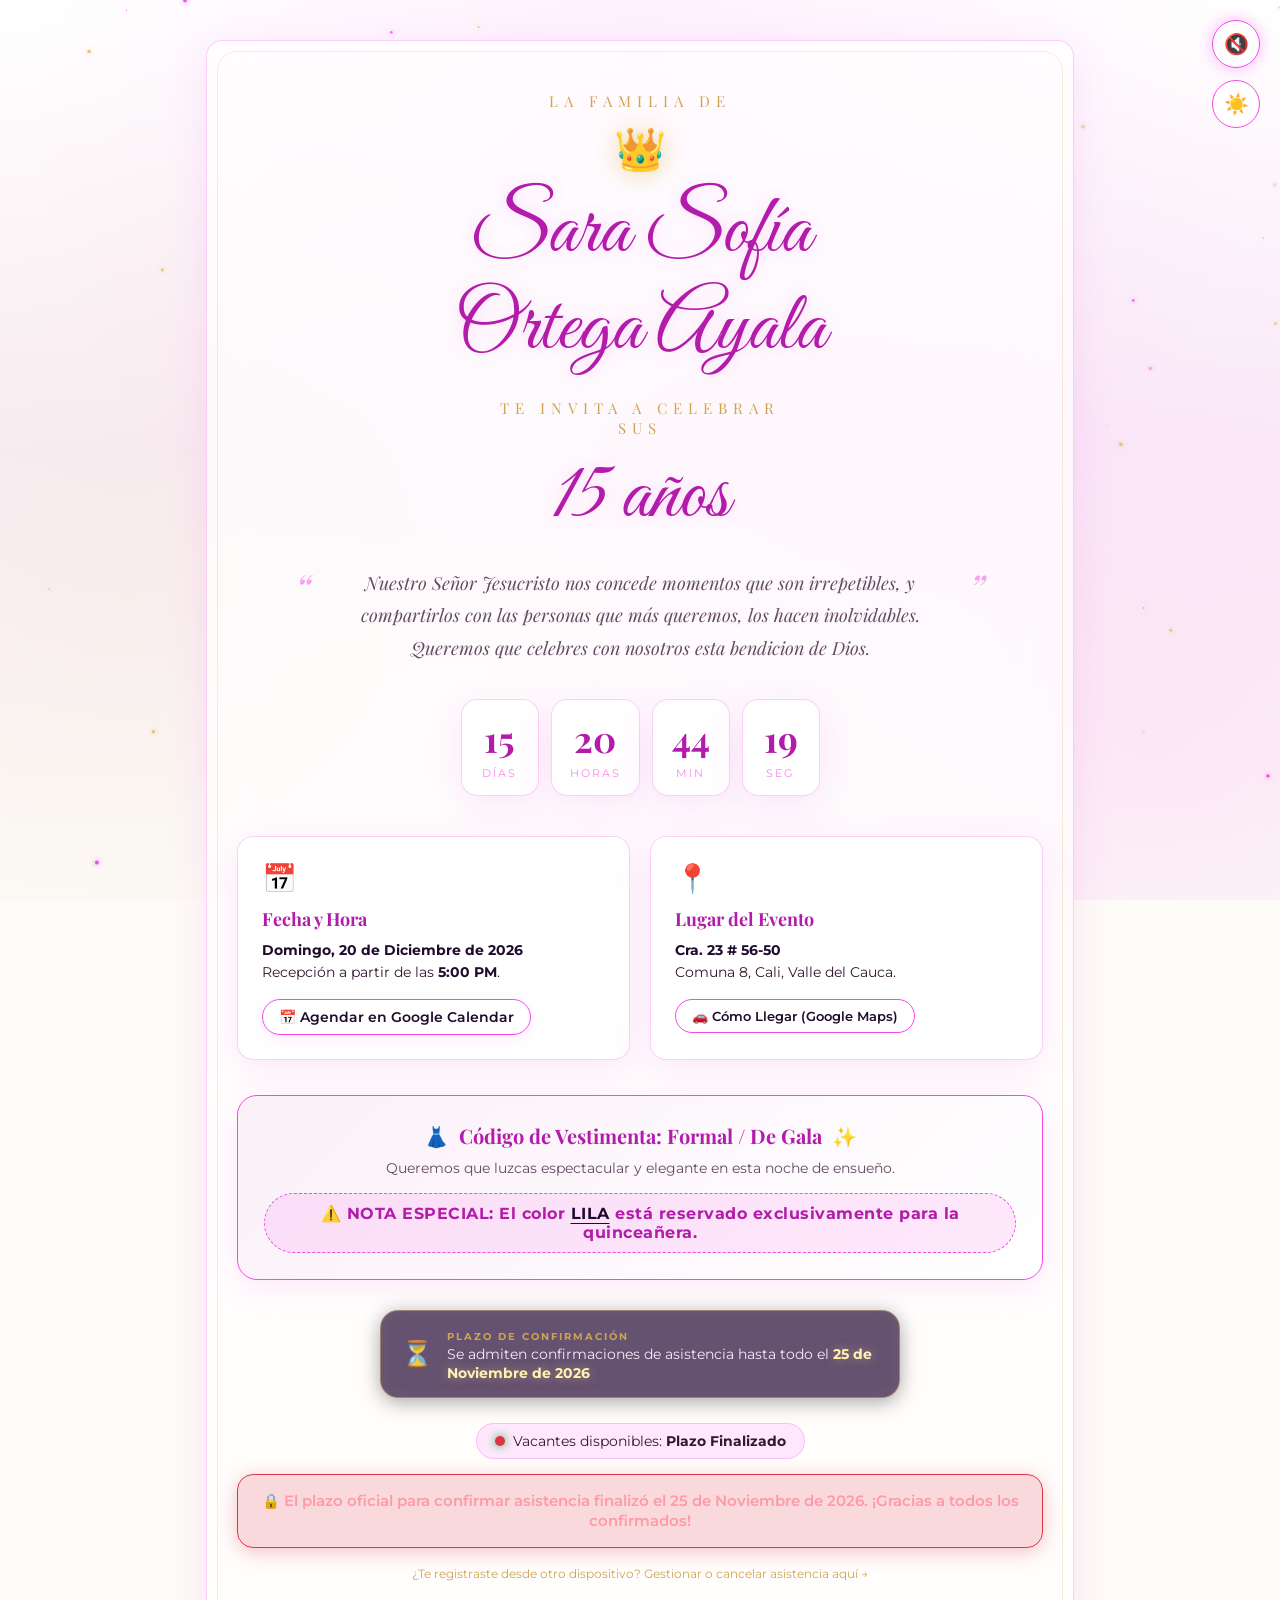
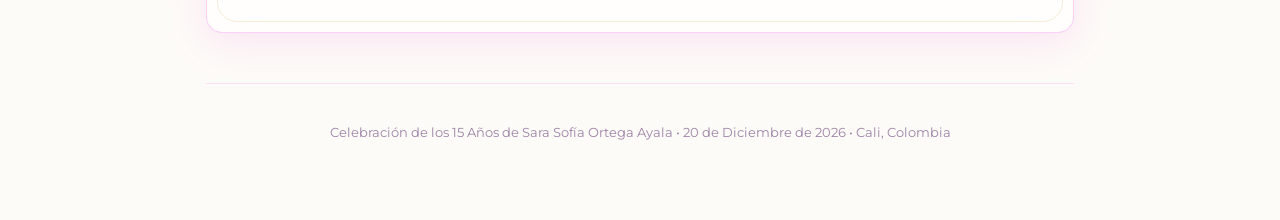
<file: index.html>
<!DOCTYPE html>
<html lang="es">
<head>
  <meta charset="UTF-8">
  <meta name="viewport" content="width=device-width, initial-scale=1.0">
  <title>Mis 15 Años - Sara Sofía Ortega Ayala</title>
  
  <!-- Favicon y Metadatos OpenGraph -->
  <meta name="description" content="Invitación Oficial a la celebración de los 15 Años de Sara Sofía Ortega Ayala. Cali, 20 de Diciembre de 2026.">
  <meta property="og:title" content="Los 15 de Sara Sofía Ortega Ayala">
  <meta property="og:description" content="Te invito a celebrar conmigo este día mágico e inolvidable. ¡Confirma tu asistencia!">
  <meta property="og:type" content="website">

  <!-- Google Fonts Elegantes para Quinceañera -->
  <link rel="preconnect" href="https://fonts.googleapis.com">
  <link rel="preconnect" href="https://fonts.gstatic.com" crossorigin>
  <link href="https://fonts.googleapis.com/css2?family=Great+Vibes&family=Montserrat:ital,wght@0,300;0,400;0,600;0,700;1,400&family=Playfair+Display:ital,wght@0,600;0,700;1,400&display=swap" rel="stylesheet">

  <!-- Estilos CSS -->
  <link rel="stylesheet" href="css/main.css">
  <link rel="stylesheet" href="css/form.css">
</head>
<body>

  <!-- Canvas animado de estrellas y partículas -->
  <canvas id="stars-canvas"></canvas>

  <!-- Panel de Controladores Flotantes (Esquina Superior Derecha) -->
  <div class="floating-controls" style="position: fixed; top: 20px; right: 20px; z-index: 9999; display: flex; flex-direction: column; gap: 12px;">
    
    <!-- Botón de música de fondo (Vals) -->
    <button type="button" class="btn-music-toggle" id="music-toggle-btn" title="Activar música" style="border: 1px solid #F249E7; width: 48px; height: 48px; border-radius: 50%; display: flex; align-items: center; justify-content: center; font-size: 20px; cursor: pointer; transition: all 0.4s cubic-bezier(0.68, -0.55, 0.265, 1.55); backdrop-filter: blur(10px); background: rgba(255,255,255,0.2);">
      🔇
    </button>

    <!-- Botón de cambio de tema (Con rotación nativa integrada) -->
    <button type="button" id="theme-toggle-btn" title="Cambiar tema" style="border: 1px solid #F249E7; width: 48px; height: 48px; border-radius: 50%; display: flex; align-items: center; justify-content: center; font-size: 20px; cursor: pointer; transition: transform 0.4s cubic-bezier(0.68, -0.55, 0.265, 1.55), background 0.4s; backdrop-filter: blur(10px); background: rgba(255,255,255,0.2);">
      ☀️
    </button>
    
  </div>



  <div class="content-wrapper">

    <!-- Tarjeta de Invitación Principal -->
    <main class="invitation-card" id="main-invitation-card">
      
      <!-- Encabezado Principal de la Invitación (Visible por defecto) -->
      <header class="invitation-header-block" id="invitation-main-header">
        <div class="invitation-subtitle">La familia de</div>
        <div class="tiara-ornament">👑</div>
        <h1 class="quinceanera-name">Sara Sofía<br>Ortega Ayala</h1>
        <div class="invitation-subtitle">Te invita a celebrar<br>sus</div>
        <h1 class="quinceanera-name">15 años</h1>
      </header>

      <!-- SECCIÓN DEL PASE VIP / QR (Si aceptó la invitación, aparece aquí, JUSTO DEBAJO DEL TÍTULO) -->
      <section id="vip-pass-section" style="display: none;"></section>

      <!-- RESTO DE LA INVITACIÓN: TIEMPO QUE FALTA, DETALLES Y TODO LO DEMÁS -->
      <div id="invitation-secondary-content">
        <p class="emotional-quote">
          Nuestro Señor Jesucristo nos concede momentos que son irrepetibles, y compartirlos con las personas que más queremos, los hacen inolvidables.
          <br>
          Queremos que celebres con nosotros esta bendicion de Dios.
        </p>

        <!-- Contador Regresivo -->
        <div class="countdown-container" id="countdown-wrapper">
          <div class="countdown-box">
            <span class="countdown-number" id="count-days">00</span>
            <span class="countdown-label">Días</span>
          </div>
          <div class="countdown-box">
            <span class="countdown-number" id="count-hours">00</span>
            <span class="countdown-label">Horas</span>
          </div>
          <div class="countdown-box">
            <span class="countdown-number" id="count-mins">00</span>
            <span class="countdown-label">Min</span>
          </div>
          <div class="countdown-box">
            <span class="countdown-number" id="count-secs">00</span>
            <span class="countdown-label">Seg</span>
          </div>
        </div>

        <!-- Tarjetas de Información: Fecha, Lugar, Calendario -->
        <div class="details-grid">
          <!-- Fecha y Hora (Toda la tarjeta agenda el evento) -->
          <a href="https://drive.google.com/uc?export=download&id=1Y9keX4gxIq8T5jqC60YuNZyEEs4g4bd8" 
            target="_blank" 
            class="detail-card" 
            style="text-decoration: none; display: block;">
            
            <span class="detail-icon">📅</span>
            <h3 class="detail-title">Fecha y Hora</h3>
            <p class="detail-text">
              <strong>Domingo, 20 de Diciembre de 2026</strong><br>
              Recepción a partir de las <strong>5:00 PM</strong>.
            </p>
            
            <div style="margin-top: 15px;">
              <span class="btn-calendar-pass">
                📅 Agendar en Google Calendar
              </span>
            </div>
          </a>

          <!-- Lugar y Ruta (Enlace directo a Google Maps sin detección de dispositivo) -->
          <a id="card-mapa" 
            href="https://www.google.com/maps/dir//Cra.+23+%2356-50,+Comuna+8,+Cali,+Valle+del+Cauca/@3.4417114,-76.4965274,17z/data=!4m18!1m8!3m7!1s0x8e30a70733ebf565:0xc9f09c63545da21c!2sCra.+23+%2356-50,+Comuna+8,+Cali,+Valle+del+Cauca!3b1!8m2!3d3.4415515!4d-76.4965047!16s%2Fg%2F11vjm1vyjl!4m8!1m0!1m5!1m1!1s0x8e30a70733ebf565:0xc9f09c63545da21c!2m2!1d-76.4965047!2d3.4415515!3e0?entry=ttu" 
            target="_blank" 
            class="detail-card" 
            style="text-decoration: none; display: block;">
            
            <span class="detail-icon">📍</span>
            <h3 class="detail-title">Lugar del Evento</h3>
            <p class="detail-text">
              <strong>Cra. 23 # 56-50</strong><br>
              Comuna 8, Cali, Valle del Cauca.
            </p>
            
            <span id="txt-btn-mapa" class="detail-btn">
              🚗 Cómo Llegar (Google Maps)
            </span>
          </a>
        </div>

        <!-- Banner de Dress Code con Alerta del Color LILA Reservado -->
        <section class="dress-code-banner">
          <h3 class="dress-code-title">
            <span>👗</span> Código de Vestimenta: Formal / De Gala <span>✨</span>
          </h3>
          <p style="font-size: 14px; color: var(--text-muted); margin-bottom: 6px;">
            Queremos que luzcas espectacular y elegante en esta noche de ensueño.
          </p>
          <div class="dress-code-warning">
            ⚠️ NOTA ESPECIAL: El color <span>LILA</span> está reservado exclusivamente para la quinceañera.
          </div>
        </section>
      </div>

      <!-- Sección de Asistencia y Vacantes (Si no está registrado) -->
      <div id="rsvp-action-container">
        
        <!-- Banner de Plazo Límite de Confirmación (25 de Noviembre de 2026) -->
        <div class="rsvp-deadline-banner" id="rsvp-deadline-banner">
          <span class="rsvp-deadline-icon">⏳</span>
          <div class="rsvp-deadline-info">
            <span class="rsvp-deadline-tag">Plazo de Confirmación</span>
            <p class="rsvp-deadline-text">Se admiten confirmaciones de asistencia hasta todo el <strong>25 de Noviembre de 2026</strong></p>
          </div>
        </div>

        <!-- Indicador de Vacantes (Máximo 90) -->
        <div class="vacancies-status-bar" id="vacancies-bar-container">
          <div class="vacancy-pill">
            <span class="vacancy-dot" id="vacancies-indicator-dot"></span>
            <span>Vacantes disponibles: <strong id="vacancies-count">Consultando...</strong></span>
          </div>
        </div>

        <!-- Botón para Confirmar Asistencia -->
        <button type="button" class="btn-main-rsvp" id="btn-main-rsvp" style="display: none;">
          ✨ Confirmar Asistencia ✨
        </button>

        <!-- Mensaje de Plazo Expirado (Si ya pasó el 25 de noviembre) -->
        <div class="deadline-expired-notice" id="deadline-expired-notice" style="display: none;">
          🔒 El plazo oficial para confirmar asistencia finalizó el 25 de Noviembre de 2026. ¡Gracias a todos los confirmados!
        </div>

        <!-- Mensaje de Aforo Completo (Si no hay vacantes) -->
        <div class="full-capacity-notice" id="full-capacity-notice" style="display: none;">
          🔒 Aforo Completo: Se han alcanzado los 90 invitados máximos para el evento. ¡Gracias a todos por confirmar!
        </div>

        <div style="margin-top: 15px;">
          <a href="cancel.html" style="font-size: 12px; color: var(--gold-accent); text-decoration: none;">
            ¿Te registraste desde otro dispositivo? Gestionar o cancelar asistencia aquí →
          </a>
        </div>

      </div>

    </main>

    <!-- Footer -->
    <footer>
      <p>Celebración de los 15 Años de Sara Sofía Ortega Ayala • 20 de Diciembre de 2026 • Cali, Colombia</p>
    </footer>

  </div>

  <!-- ==========================================================================
       MODAL DE REGISTRO CON DESBLOQUEO PROGRESIVO DE CAMPOS
       ========================================================================== -->
  <div class="modal-overlay" id="rsvp-modal">
    <div class="modal-content">
      <button type="button" class="modal-close" id="modal-close-btn" title="Cerrar">&times;</button>
      
      <div class="modal-header">
        <div style="font-size: 28px; margin-bottom: 5px;">💌</div>
        <h2 class="modal-title">Confirmar Asistencia</h2>
        <p class="modal-subtitle">Por favor diligencia tus datos para asegurar tu cupo (Máximo 90 invitados).</p>
      </div>

      <div class="form-vacancies-indicator" id="form-vacancies-text">
        Consultando vacantes disponibles en la base de datos...
      </div>

      <form id="rsvp-registration-form" novalidate>
        
        <!-- PASO 1: NOMBRE COMPLETO (Solo letras y espacios) -->
        <div class="form-step" id="step-name">
          <label class="form-label" for="input-name">
            <span>1. Tu Nombre Completo</span>
            <span class="lock-badge">Solo letras y espacios</span>
          </label>
          <div class="input-container">
            <input type="text" 
                   id="input-name" 
                   name="name"
                   class="form-input" 
                   placeholder="Ej: Juanito Pérez" 
                   autocomplete="name" 
                   required>
            <span class="field-status-icon" id="icon-name"></span>
          </div>
          <div class="form-feedback" id="feedback-name"></div>
        </div>

        <!-- PASO 2: NÚMERO DE DOCUMENTO (Solo números) -->
        <div class="form-step locked" id="step-doc">
          <label class="form-label" for="input-doc">
            <span>2. Número de Documento (C.C. / T.I.)</span>
            <span class="lock-badge" id="lock-badge-doc">🔒 Desbloquear completando el nombre</span>
          </label>
          <div class="input-container">
            <input type="text" 
                   inputmode="numeric" 
                   id="input-doc" 
                   name="document-number"
                   class="form-input" 
                   placeholder="Ej: 123454321" 
                   autocomplete="id"
                   disabled 
                   required>
            <span class="field-status-icon" id="icon-doc"></span>
          </div>
          <div class="form-feedback" id="feedback-doc"></div>
        </div>

        <!-- PASO 3: CORREO ELECTRÓNICO (Validación personal vs corporativo) -->
        <div class="form-step locked" id="step-email">
          <label class="form-label" for="input-email">
            <span>3. Correo Electrónico Personal</span>
            <span class="lock-badge" id="lock-badge-email">🔒 Desbloquear completando documento</span>
          </label>
          <div class="input-container">
            <input type="email" 
                   id="input-email" 
                   name="email"
                   class="form-input" 
                   placeholder="tu-correo@gmail.com" 
                   autocomplete="email" 
                   disabled 
                   required>
            <span class="field-status-icon" id="icon-email"></span>
          </div>
          <div class="form-feedback" id="feedback-email"></div>
        </div>

        <!-- Botón de Envío -->
        <button type="submit" class="btn-submit-registration" id="btn-submit-registration" disabled>
          🎉 Confirmar mi Asistencia 🎉
        </button>

        <p class="calendar-consent-note">
          Al confirmar, tu puesto quedará reservado, se te asignará un código QR único y se abrirá el evento en Google Calendar para agregarlo a tu agenda.
        </p>

      </form>
    </div>
  </div>

  <!-- Contenedor global de Toasts -->
  <div class="toast-container"></div>

  <!-- Scripts -->
  <script src="assets/vendor/qrcode.min.js"></script>
  <script src="js/config.js"></script>
  <script src="js/db-service.js"></script>
  <script src="js/theme-music.js"></script>
  <script src="js/app.js"></script>
</body>
</html>
</file>
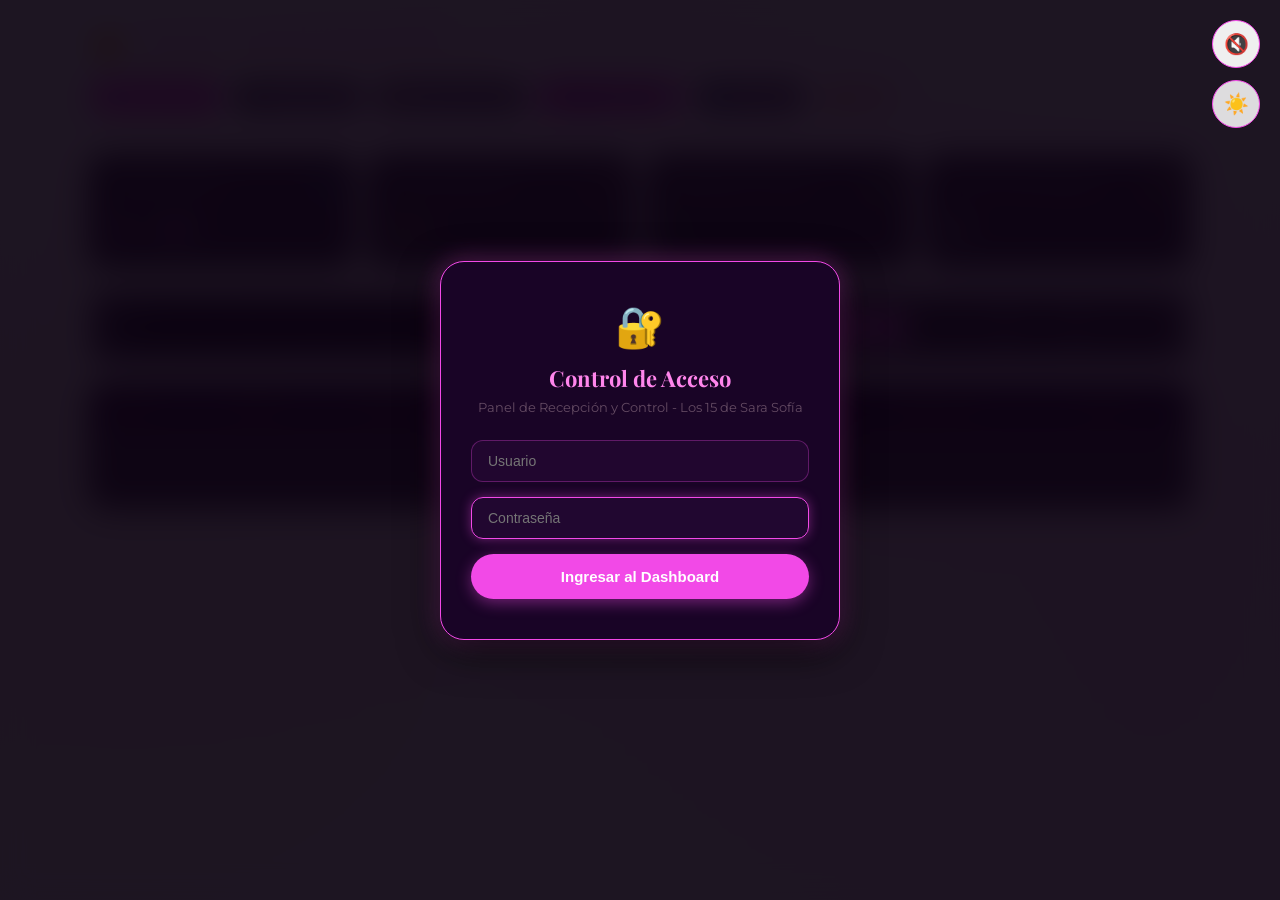
<file: admin.html>
<!DOCTYPE html>
<html lang="es">
<head>
  <script>
    /* AUTENTICACIÓN ADMIN FLEXIBLE, SEGURA Y PERSISTENTE */
    (async function() {
      // 1. Revisar persistencia en localStorage o sessionStorage
      const isAuthLocal = localStorage.getItem("sara15_admin_authenticated") === "true";
      const isAuthSession = sessionStorage.getItem("sara15_admin_authenticated") === "true";

      if (isAuthLocal || isAuthSession) {
        localStorage.setItem("sara15_admin_authenticated", "true");
        sessionStorage.setItem("sara15_admin_authenticated", "true");
        document.documentElement.classList.add("admin-logged-in");
      }

      // 2. Token en URL
      const urlParams = new URLSearchParams(window.location.search);
      const token = urlParams.get('token') || '';
      
      if (token) {
        const validHash = 'c7e841fa5a77dbdfc22e4347714856f71d1880492e85ab82dfb66ff64121bf66';
        const encoder = new TextEncoder();
        const hashBuffer = await crypto.subtle.digest('SHA-256', encoder.encode(token));
        const hashHex = Array.from(new Uint8Array(hashBuffer)).map(b => b.toString(16).padStart(2, '0')).join('');

        if (hashHex === validHash || token === "SaraVIP2026") {
          localStorage.setItem("sara15_admin_authenticated", "true");
          sessionStorage.setItem("sara15_admin_authenticated", "true");
          document.documentElement.classList.add("admin-logged-in");
        }
      }
    })();
  </script>
  <style>
    /* Evita el parpadeo del modal de login al recargar */
    html.admin-logged-in #admin-login-overlay {
      display: none !important;
    }
  </style>

  <meta charset="UTF-8">
  <meta name="viewport" content="width=device-width, initial-scale=1.0">
  <title>Admin Dashboard & Escáner QR - Los 15 de Sara Sofía</title>

  <!-- Google Fonts -->
  <link rel="preconnect" href="https://fonts.googleapis.com">
  <link rel="preconnect" href="https://fonts.gstatic.com" crossorigin>
  <link href="https://fonts.googleapis.com/css2?family=Great+Vibes&family=Montserrat:wght@300;400;600;700&family=Playfair+Display:wght@600;700&display=swap" rel="stylesheet">

  <link rel="stylesheet" href="css/main.css">
  <link rel="stylesheet" href="css/form.css">
  <link rel="stylesheet" href="css/admin.css">
</head>
<body class="admin-body">

  <!-- ==========================================================================
       MODAL DE AUTENTICACIÓN DEL ADMINISTRADOR
       ========================================================================== -->
  <div class="login-modal-overlay" id="admin-login-overlay">
    <div class="login-card">
      <div class="login-icon">🔐</div>
      <h2 class="login-title">Control de Acceso</h2>
      <p class="login-desc">Panel de Recepción y Control - Los 15 de Sara Sofía</p>
      
      <form id="admin-login-form">
        <input type="text" id="admin-user" class="login-input" placeholder="Usuario" required>
        <input type="password" id="admin-pass" class="login-input" placeholder="Contraseña" required autofocus>
        <button type="submit" class="btn-login-submit">Ingresar al Dashboard</button>
      </form>
    </div>
  </div>

  <!-- ==========================================================================
       OVERLAY DE CELEBRACIÓN DE 3 SEGUNDOS ("¡BIENVENID@ A LA FIESTA!")
       ========================================================================== -->
  <div class="celebration-overlay" id="celebration-overlay">
    <div class="celebration-box">
      <div class="celebration-sparkle">✨ 🎉 👑</div>
      <div class="celebration-title">¡Bienvenid@ a la fiesta!</div>
      <div class="celebration-guest-name" id="celebration-guest-name">Nombre Invitado</div>
      <div class="celebration-slot-info" id="celebration-slot-info">Puesto Asignado: #</div>
      
      <div class="celebration-timer-bar">
        <div class="celebration-timer-progress"></div>
      </div>
    </div>
  </div>

  <!-- ==========================================================================
       CONTENIDO PRINCIPAL DEL DASHBOARD
       ========================================================================== -->
  <header class="admin-header">
    <div class="admin-brand">
      <span style="font-size: 28px;">👑</span>
      <div>
        <h1 class="admin-title">Panel de Control & Recepción</h1>
        <div class="admin-subtitle">Los 15 de Sara Sofía Ortega Ayala • 20 de Diciembre de 2026</div>
      </div>
    </div>

    <nav class="admin-nav">
      <a href="#tab-slots" class="btn-admin-nav active" data-tab="tab-slots">
        📋 Puestos (<span id="total-slots">0</span>)
      </a>
      <a href="#tab-scanner" class="btn-admin-nav" data-tab="tab-scanner">📷 Escáner QR</a>
      <a href="#tab-history" class="btn-admin-nav" data-tab="tab-history">📜 Histórico Total</a>
      <button type="button" class="btn-admin-create-guest-top" id="btn-open-create-guest">➕ Nuevo Invitado</button>
      <a href="index.html" class="btn-admin-nav" target="_blank">🌐 Ver Web</a>
      <button type="button" class="btn-admin-logout" id="btn-admin-logout" title="Cerrar Sesión">🔒 Salir</button>
    </nav>
  </header>

  <main class="admin-container">

    <!-- Tarjetas de Métricas -->
    <div class="stats-grid">
      <div class="stat-card">
        <div class="stat-header">
          <span>Cupos Ocupados</span>
          <span>👥</span>
        </div>
        <div class="stat-value primary" id="stat-occupied">0 / 90</div>
      </div>

      <div class="stat-card">
        <div class="stat-header">
          <span>Cupos Disponibles</span>
          <span>🎟️</span>
        </div>
        <div class="stat-value gold" id="stat-free">90</div>
      </div>

      <div class="stat-card">
        <div class="stat-header">
          <span>Ingresados a la Fiesta</span>
          <span>✅</span>
        </div>
        <div class="stat-value success" id="stat-entered">0</div>
      </div>

      <div class="stat-card">
        <div class="stat-header">
          <span>Histórico Total Registros</span>
          <span>📁</span>
        </div>
        <div class="stat-value" id="stat-historical">0</div>
      </div>
    </div>

    <!-- PESTAÑA 1: GESTIÓN DE PUESTOS (90) -->
    <div class="tab-pane active" id="tab-slots">
      
      <div class="search-filter-bar">
        <div class="search-input-wrapper">
          <span class="search-icon">🔍</span>
          <input type="text" id="admin-search-input" class="search-input" placeholder="Buscar por nombre, documento o código de pase...">
        </div>

        <div class="filter-pills">
          <button type="button" class="filter-btn active" data-filter="all">Todos (90)</button>
          <button type="button" class="filter-btn" data-filter="occupied">Ocupados</button>
          <button type="button" class="filter-btn" data-filter="free">Libres</button>
          <button type="button" class="filter-btn" data-filter="entered">Ingresados</button>
        </div>
      </div>

      <div class="table-responsive">
        <table class="admin-table">
          <thead>
            <tr>
              <th>Puesto</th>
              <th>Estado</th>
              <th>Invitado</th>
              <th>Documento</th>
              <th>Correo</th>
              <th>Tipo</th>
              <th>Código Pase</th>
              <th>Acción</th>
            </tr>
          </thead>
          <tbody id="slots-table-body">
            <tr>
              <td colspan="8" style="text-align: center; padding: 30px; color: #888;">Cargando puestos...</td>
            </tr>
          </tbody>
        </table>
      </div>

    </div>

    <!-- PESTAÑA 2: ESCÁNER QR EN VIVO (CÁMARA CON AUTODETECCIÓN CONTINUA) -->
    <div class="tab-pane" id="tab-scanner">
      
      <div class="qr-scanner-container">
        <h2 style="font-family: var(--font-serif); font-size: 22px; color: var(--gold-light); margin-bottom: 6px;">
          📷 Escaneo Continuo en Puerta
        </h2>
        <p style="font-size: 13px; color: var(--text-muted); margin-bottom: 20px;">
          Apunta la cámara al código QR del pase del invitado. Se detectará y registrará automáticamente sin presionar ningún botón.
        </p>

        <div class="scanner-viewport-box">
          <div id="reader"></div>
          <div class="scanner-laser" id="scanner-laser" style="display: none;"></div>
        </div>

        <div class="scanner-status-text" id="scanner-status-text">
          Cámara en espera. Haz clic en "Iniciar Cámara" para comenzar.
        </div>

        <div class="scanner-controls">
          <button type="button" class="btn-main-rsvp" id="btn-toggle-scanner" style="padding: 12px 26px; font-size: 14px; margin-top: 0;">
            Iniciar Cámara
          </button>
          <button type="button" class="btn-flip-camera" id="btn-flip-camera">
            🔄 Cambiar Cámara
          </button>
        </div>
      </div>

    </div>

    <!-- PESTAÑA 3: HISTORIAL COMPLETO -->
    <div class="tab-pane" id="tab-history">
      
      <div style="display: flex; justify-content: space-between; align-items: center; margin-bottom: 15px; flex-wrap: wrap; gap: 10px;">
        <h3 style="font-family: var(--font-serif); font-size: 20px; color: var(--gold-light);">
          Historial de Todos los Registros
        </h3>
        <button type="button" class="btn-main-rsvp" id="btn-export-csv" style="padding: 10px 20px; font-size: 13px; margin: 0;">
          📥 Exportar a Excel / CSV
        </button>
      </div>

      <div class="table-responsive">
        <table class="admin-table">
          <thead>
            <tr>
              <th>#</th>
              <th>Nombre</th>
              <th>Documento</th>
              <th>Correo</th>
              <th>Código</th>
              <th>Estado</th>
              <th>Fecha de Registro</th>
            </tr>
          </thead>
          <tbody id="history-table-body">
            <tr>
              <td colspan="7" style="text-align: center; padding: 25px; color: #888;">Cargando historial...</td>
            </tr>
          </tbody>
        </table>
      </div>

    </div>

  </main>

  <!-- ==========================================================================
       MODAL DE DETALLE DEL INVITADO Y AGREGAR ACOMPAÑANTES
       ========================================================================== -->
  <div class="modal-overlay" id="admin-guest-detail-modal">
    <div class="modal-content guest-detail-content">
      <button type="button" class="modal-close" id="btn-close-guest-detail" title="Cerrar">&times;</button>
      
      <!-- Vista 1: Información Grande del Invitado -->
      <div id="detail-normal-view">
        <div class="guest-detail-header">
          <div class="guest-detail-avatar">👑</div>
          <div class="guest-detail-badge-slot" id="detail-slot-badge">Puesto #</div>
          <h2 class="guest-detail-name" id="detail-guest-name">Nombre Invitado</h2>
          <div class="guest-detail-status" id="detail-guest-status">Estado</div>
        </div>

        <div class="guest-detail-info-grid">
          <div class="detail-info-item">
            <span class="detail-info-label">Código Único de Pase</span>
            <span class="detail-info-value mono" id="detail-guest-code">SARA15-XXXXXX</span>
          </div>
          <div class="detail-info-item">
            <span class="detail-info-label">Documento</span>
            <span class="detail-info-value" id="detail-guest-doc">-</span>
          </div>
          <div class="detail-info-item">
            <span class="detail-info-label">Correo Electrónico</span>
            <span class="detail-info-value" id="detail-guest-email">-</span>
          </div>
          <div class="detail-info-item">
            <span class="detail-info-label">Tipo de Invitado</span>
            <span class="detail-info-value" id="detail-guest-role">👑 Cabeza de Grupo / Líder</span>
          </div>
        </div>

        <!-- Lista de Acompañantes Vinculados a este Grupo -->
        <div class="guest-detail-companions-box">
          <h4 class="companions-box-title">👥 Acompañantes en este núcleo:</h4>
          <div id="detail-companions-list" class="detail-companions-list">
            <span style="color:#888; font-size:12px;">Sin acompañantes registrados.</span>
          </div>
        </div>

        <!-- Botones de Acción en Modo Normal -->
        <div class="guest-detail-actions" id="detail-normal-actions">
          <button type="button" class="btn-action-edit" id="btn-open-edit-mode">
            ✏️ Editar Datos
          </button>
          <button type="button" class="btn-action-add-comp" id="btn-open-add-comp-mode">
            👥 Agregar Acompañantes
          </button>
          <button type="button" class="btn-action-checkin" id="btn-detail-checkin">
            ✅ Dar Ingreso
          </button>
          <button type="button" class="btn-action-delete" id="btn-detail-delete">
            🗑️ Eliminar Puesto
          </button>
        </div>
      </div>

      <!-- Vista 2: Modo Agregar Acompañantes (SOLO Guardar y Cancelar) -->
      <div id="detail-add-comp-view" style="display: none;">
        <div class="add-comp-header">
          <div style="font-size: 28px; margin-bottom: 6px;">👥</div>
          <h3 style="font-family: var(--font-serif); font-size: 22px; color: var(--gold-light); margin-bottom: 4px;">
            Añadir Acompañantes
          </h3>
          <p style="font-size: 13px; color: var(--primary-light);">
            Asignando a: <strong id="add-comp-target-name"></strong>
          </p>
          <div class="admin-privilege-note">
            ⭐ <strong>Privilegio de Administrador:</strong> Solo se necesita el nombre de cada acompañante, ningún otro dato es requerido. El invitado actual quedará como Líder y los nuevos como sus acompañantes.
          </div>
        </div>

        <div id="add-comp-inputs-container" class="add-comp-inputs-container">
          <!-- Inputs dinámicos de acompañantes -->
        </div>

        <button type="button" class="btn-add-more-comp" id="btn-add-another-comp-input">
          ➕ Añadir otro acompañante
        </button>

        <!-- SOLO ESTÁN LOS BOTONES GUARDAR Y CANCELAR -->
        <div class="add-comp-actions">
          <button type="button" class="btn-save-comp" id="btn-confirm-save-comps">
            💾 Guardar Acompañantes
          </button>
          <button type="button" class="btn-cancel-comp" id="btn-cancel-add-comp">
            ✕ Cancelar
          </button>
        </div>
      </div>

    </div>
  </div>

  <!-- ==========================================================================
       MODAL PARA EDITAR DATOS DEL INVITADO (NOMBRE, DOCUMENTO, CORREO)
       ========================================================================== -->
  <div class="modal-overlay" id="admin-edit-guest-modal">
    <div class="modal-content">
      <button type="button" class="modal-close" id="btn-close-edit-guest" title="Cerrar">&times;</button>
      
      <div class="modal-header">
        <div style="font-size: 28px; margin-bottom: 5px;">✏️</div>
        <h2 class="modal-title">Editar Invitado</h2>
        <p class="modal-subtitle" id="edit-guest-subtitle">Modifica el nombre, documento o correo del puesto asignado</p>
      </div>

      <form id="admin-edit-guest-form" novalidate>
        <input type="hidden" id="edit-guest-code">
        
        <div class="form-step">
          <label class="form-label" for="edit-guest-name">
            <span>Nombre Completo</span>
            <span style="color:var(--gold-accent); font-size:11px;">Requerido</span>
          </label>
          <input type="text" id="edit-guest-name" class="form-input" placeholder="Ej: Juanito Pérez" required>
        </div>

        <div class="form-step">
          <label class="form-label" for="edit-guest-doc">
            <span>Número de Documento</span>
            <span style="color:#aaa; font-size:11px;">Opcional</span>
          </label>
          <input type="text" id="edit-guest-doc" class="form-input" placeholder="Ej: 1144000123 (o déjalo en blanco)">
        </div>

        <div class="form-step">
          <label class="form-label" for="edit-guest-email">
            <span>Correo Electrónico</span>
            <span style="color:#aaa; font-size:11px;">Opcional</span>
          </label>
          <input type="email" id="edit-guest-email" class="form-input" placeholder="ejemplo@gmail.com (o déjalo en blanco)">
        </div>

        <div class="add-comp-actions" style="margin-top: 25px;">
          <button type="submit" class="btn-save-comp" id="btn-submit-edit-guest">
            💾 Guardar Cambios
          </button>
          <button type="button" class="btn-cancel-comp" id="btn-cancel-edit-guest">
            ✕ Cancelar
          </button>
        </div>
      </form>
    </div>
  </div>

  <!-- ==========================================================================
       MODAL PARA CREAR NUEVO INVITADO / CABEZA DE FAMILIA (ADMIN PRIVILEGE)
       ========================================================================== -->
  <div class="modal-overlay" id="admin-create-guest-modal">
    <div class="modal-content">
      <button type="button" class="modal-close" id="btn-close-create-guest" title="Cerrar">&times;</button>
      
      <div class="modal-header">
        <div style="font-size: 28px; margin-bottom: 5px;">👑</div>
        <h2 class="modal-title">Registrar Nuevo Invitado</h2>
        <p class="modal-subtitle">Como administrador puedes crear una cabeza de familia o invitado suelto.</p>
        <div class="admin-privilege-note" style="margin-top: 10px;">
          ⭐ <strong>Privilegio de Administrador:</strong> Solo el nombre completo es obligatorio. Documento y correo son opcionales.
        </div>
      </div>

      <form id="admin-create-guest-form" novalidate>
        <div class="form-step">
          <label class="form-label" for="new-guest-name">
            <span>Nombre Completo (Obligatorio)</span>
            <span style="color:var(--gold-accent); font-size:11px;">Requerido</span>
          </label>
          <input type="text" id="new-guest-name" class="form-input" placeholder="Ej: Juanito Pérez" required>
        </div>

        <div class="form-step">
          <label class="form-label" for="new-guest-doc">
            <span>Número de Documento (Opcional)</span>
            <span style="color:#aaa; font-size:11px;">Opcional</span>
          </label>
          <input type="text" id="new-guest-doc" class="form-input" placeholder="Ej: 1144000123 (o déjalo en blanco)">
        </div>

        <div class="form-step">
          <label class="form-label" for="new-guest-email">
            <span>Correo Electrónico (Opcional)</span>
            <span style="color:#aaa; font-size:11px;">Opcional</span>
          </label>
          <input type="email" id="new-guest-email" class="form-input" placeholder="ejemplo@gmail.com (o déjalo en blanco)">
        </div>

        <!-- Acompañantes iniciales opcionales -->
        <div class="companions-section active" style="margin-top: 15px;">
          <div class="companions-header">
            <span class="companions-title">👥 Acompañantes de este invitado (Opcional - Solo nombre)</span>
          </div>
          <div id="new-guest-companions-list" class="add-comp-inputs-container"></div>
          <button type="button" class="btn-add-more-comp" id="btn-add-new-guest-companion">
            ➕ Agregar Acompañante
          </button>
        </div>

        <div class="add-comp-actions" style="margin-top: 25px;">
          <button type="submit" class="btn-save-comp" id="btn-submit-new-guest">
            💾 Guardar Invitado
          </button>
          <button type="button" class="btn-cancel-comp" id="btn-cancel-new-guest">
            ✕ Cancelar
          </button>
        </div>
      </form>
    </div>
  </div>

  <div class="toast-container"></div>

  <!-- Scripts -->
  <script src="assets/vendor/html5-qrcode.min.js"></script>
  <script src="js/config.js"></script>
  <script src="js/db-service.js"></script>
  <script src="js/theme-music.js"></script>
  <script src="js/admin.js"></script>
</body>
</html>
</file>
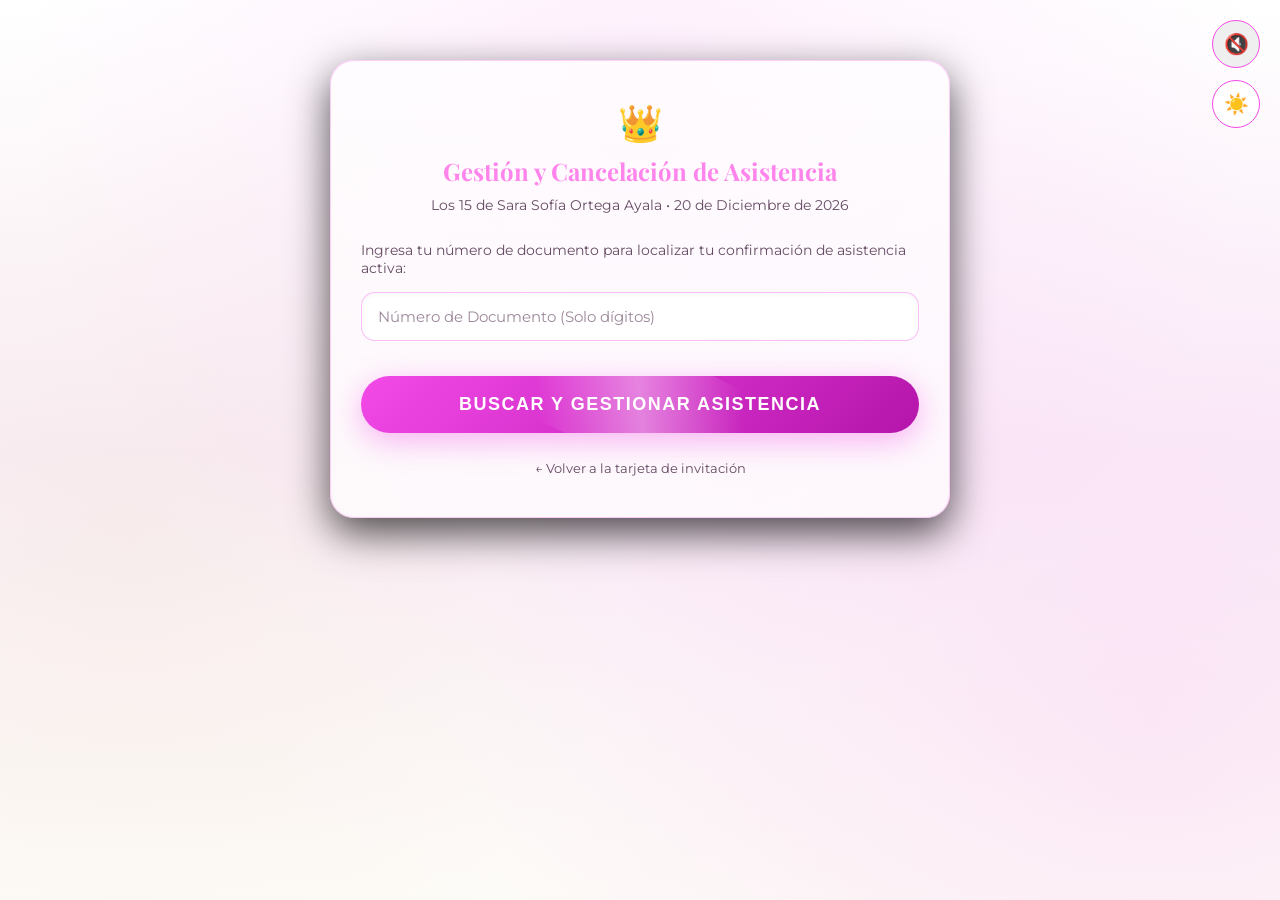
<file: cancel.html>
<!DOCTYPE html>
<html lang="es">
<head>
  <meta charset="UTF-8">
  <meta name="viewport" content="width=device-width, initial-scale=1.0">
  <title>Gestión y Cancelación de Asistencia - Los 15 de Sara Sofía</title>

  <!-- Google Fonts -->
  <link rel="preconnect" href="https://fonts.googleapis.com">
  <link rel="preconnect" href="https://fonts.gstatic.com" crossorigin>
  
  <link href="https://fonts.googleapis.com/css2?family=Great+Vibes&family=Montserrat:wght@300;400;600;700&family=Playfair+Display:wght@600;700&display=swap" rel="stylesheet">

  <link rel="stylesheet" href="css/main.css">
  <link rel="stylesheet" href="css/form.css">
  <style>
    .cancel-card {
      max-width: 620px;
      margin: 40px auto;
      background: var(--bg-card);
      border: 1px solid var(--glass-border);
      border-radius: 24px;
      padding: 40px 30px;
      box-shadow: 0 15px 40px rgba(0, 0, 0, 0.7);
    }
    .cancel-title {
      font-family: var(--font-serif);
      font-size: 24px;
      color: var(--primary-light);
      text-align: center;
      margin-bottom: 8px;
    }
    .cancel-desc {
      font-size: 14px;
      color: var(--text-muted);
      text-align: center;
      margin-bottom: 25px;
      line-height: 1.5;
    }
    .guest-summary-box {
      background: rgba(45, 10, 66, 0.5);
      border: 1px solid var(--primary-color);
      border-radius: 16px;
      padding: 18px 20px;
      margin-bottom: 25px;
      text-align: center;
    }
    .security-confirm-box {
      background: rgba(220, 53, 69, 0.12);
      border: 1.5px solid #dc3545;
      border-radius: 16px;
      padding: 20px;
      margin: 25px 0;
    }
    .security-phrase-highlight {
      background: rgba(0, 0, 0, 0.4);
      padding: 4px 10px;
      border-radius: 6px;
      font-family: 'Courier New', Courier, monospace;
      font-size: 16px;
      font-weight: 700;
      color: #ff8595;
      display: inline-block;
      margin: 6px 0;
      user-select: all;
    }
    .btn-danger-confirm {
      background: #dc3545;
      color: #fff;
      border: none;
      width: 100%;
      padding: 16px;
      border-radius: 30px;
      font-size: 16px;
      font-weight: 700;
      text-transform: uppercase;
      letter-spacing: 1px;
      cursor: pointer;
      box-shadow: 0 4px 15px rgba(220, 53, 69, 0.4);
      transition: all 0.3s;
    }
    .btn-danger-confirm:disabled {
      background: #555;
      opacity: 0.5;
      cursor: not-allowed;
      box-shadow: none;
    }
    .btn-danger-confirm.phrase-valid {
      background: linear-gradient(135deg, #e63946 0%, #d62828 100%);
      box-shadow: 0 0 20px rgba(230, 57, 70, 0.6);
    }
    .checklist-item {
      background: rgba(20, 4, 30, 0.6);
      border: 1px solid rgba(242, 73, 231, 0.2);
      border-radius: 10px;
      padding: 10px 14px;
      margin-bottom: 8px;
    }
  </style>
</head>
<body>

  <div class="content-wrapper">

    <div class="cancel-card">
      <div style="text-align: center; font-size: 36px; margin-bottom: 10px;">👑</div>
      <h1 class="cancel-title">Gestión y Cancelación de Asistencia</h1>
      <p class="cancel-desc">Los 15 de Sara Sofía Ortega Ayala • 20 de Diciembre de 2026</p>

      <!-- SECCIÓN 1: BÚSQUEDA POR DOCUMENTO (Si entra sin código/token) -->
      <div id="search-doc-section" style="display: none;">
        <p style="font-size: 14px; color: var(--text-muted); margin-bottom: 15px;">
          Ingresa tu número de documento para localizar tu confirmación de asistencia activa:
        </p>
        <form id="form-request-doc">
          <div style="margin-bottom: 20px;">
            <input type="text" 
                   inputmode="numeric" 
                   id="input-search-doc" 
                   class="form-input" 
                   placeholder="Número de Documento (Solo dígitos)" 
                   required>
          </div>
          <button type="submit" class="btn-main-rsvp" id="btn-send-cancel-link" style="width: 100%;">
            Buscar y Gestionar Asistencia
          </button>
        </form>
      </div>

      <!-- SECCIÓN 2: FLUJO DE CANCELACIÓN DEL INVITADO O GRUPO -->
      <div id="cancel-flow-section" style="display: none;">
        
        <div class="guest-summary-box">
          <div style="font-size: 12px; color: var(--gold-light); text-transform: uppercase; letter-spacing: 2px;">Invitado Registrado</div>
          <h2 style="font-family: var(--font-serif); font-size: 24px; color: #fff; margin: 6px 0;" id="cancel-guest-name">Cargando...</h2>
          <div style="color: var(--primary-light); font-weight: bold; font-size: 14px;" id="cancel-slot-badge">Puesto #</div>
        </div>

        <!-- Opciones exclusivas si es LÍDER DE GRUPO -->
        <div id="leader-group-options" style="display: none; margin-bottom: 20px;">
          <h3 style="font-size: 15px; color: var(--gold-light); margin-bottom: 12px;">¿Cómo deseas proceder con tu grupo?</h3>
          
          <label style="display: block; margin-bottom: 10px; cursor: pointer;">
            <input type="radio" name="cancel-scope" id="radio-only-me" value="only-me">
            <span style="margin-left: 8px;">Cancelar únicamente mi asistencia personal</span>
          </label>

          <label style="display: block; margin-bottom: 15px; cursor: pointer;">
            <input type="radio" name="cancel-scope" id="radio-all-group" value="all-group" checked>
            <span style="margin-left: 8px;">Cancelar asistencia de acompañantes / todo el grupo</span>
          </label>

          <!-- Checklist de acompañantes (todos seleccionados por defecto) -->
          <div id="companions-checklist-container" style="background: rgba(30, 8, 44, 0.7); border-radius: 12px; padding: 15px; margin-top: 10px;">
            <div style="font-size: 13px; color: var(--text-muted); margin-bottom: 10px;">
              Selecciona quiénes del grupo serán cancelados (todos marcados por defecto):
            </div>
            <div id="companions-checklist"></div>
          </div>
        </div>

        <!-- Aviso si es un ACOMPAÑANTE (No es líder) -->
        <div id="companion-warning-box" class="form-feedback feedback-info active" style="display: none; margin-bottom: 20px; font-size: 13px; line-height: 1.5;"></div>

        <!-- Cuadro de Confirmación de Seguridad Estricta -->
        <div class="security-confirm-box">
          <div style="font-weight: 700; color: #ff8595; font-size: 14px; margin-bottom: 6px;">
            🔒 Verificación de Seguridad Anti-Errores
          </div>
          <p style="font-size: 13px; color: #ddd; margin-bottom: 10px;">
            Para habilitar el botón y confirmar la liberación del puesto en la base de datos, escribe exactamente el siguiente texto:
          </p>
          <div style="text-align: center;">
            <span class="security-phrase-highlight">CANCELAR asistencia</span>
          </div>
          <div style="margin-top: 12px;">
            <input type="text" 
                   id="input-security-phrase" 
                   class="form-input" 
                   placeholder="Escribe: CANCELAR asistencia" 
                   autocomplete="off" 
                   style="border-color: #dc3545; text-align: center; font-weight: 600;">
            <div id="phrase-match-status" style="margin-top: 6px; text-align: center;"></div>
          </div>
        </div>

        <!-- Botón de Confirmación -->
        <button type="button" class="btn-danger-confirm" id="btn-confirm-cancel" disabled>
          Cancelar Asistencia
        </button>

      </div>

      <!-- SECCIÓN 3: PANTALLA DE ÉXITO -->
      <div id="cancel-success-box" style="display: none; text-align: center; padding: 20px 0;">
        <div style="font-size: 50px; margin-bottom: 15px;">🕊️</div>
        <h2 style="font-family: var(--font-serif); color: #2ecc71; font-size: 26px; margin-bottom: 10px;">Asistencia Cancelada</h2>
        <p style="font-size: 15px; color: var(--text-muted); line-height: 1.6; margin-bottom: 20px;" id="released-count-text">
          Tu cupo ha sido liberado exitosamente y los datos fueron actualizados en la base de datos.
        </p>
        <p style="font-size: 13px; color: #aaa; margin-bottom: 25px;">
          Lamentamos mucho que no puedas acompañar a Sara Sofía. ¡Gracias por avisarnos para permitir que otro invitado asista!
        </p>
        <a href="index.html" class="btn-main-rsvp" style="text-decoration: none;">
          Volver a la Invitación Principal
        </a>
      </div>

      <div style="text-align: center; margin-top: 25px;">
        <a href="index.html" style="font-size: 13px; color: var(--text-muted); text-decoration: none;">
          ← Volver a la tarjeta de invitación
        </a>
      </div>

    </div>

  </div>

  <div class="toast-container"></div>

  <!-- Scripts -->
  <script src="js/config.js"></script>
  <script src="js/db-service.js"></script>
  <script src="js/theme-music.js"></script>
  <script src="js/cancel.js"></script>
</body>
</html>
</file>
<file: css/main.css>
/* ==========================================================================
   LOS 15 DE SARA SOFÍA ORTEGA AYALA - ESTILOS PRINCIPALES
   Color Principal: RGB(242, 73, 231) (#F249E7)
   ========================================================================== */
/* ASEGÚRATE DE QUE ESTO ESTÉ AL INICIO DE TU MAIN.CSS (MODO OSCURO) */
html, body, h1, h2, h3, h4, p, a, span, button, i, div, section, label, input {
  transition: color 0.4s ease-in-out, 
              background-color 0.4s ease-in-out, 
              box-shadow 0.4s ease-in-out, 
              border-color 0.4s ease-in-out,
              transform 0.4s ease-in-out;
}

:root {
  --primary-rgb: 242, 73, 231;
  --primary-color: #f249e7;
  --primary-light: #ff7df7;
  --primary-dark: #b515ab;
  --primary-glow: rgba(242, 73, 231, 0.45);
  --gold-accent: #e5c378;
  --gold-light: #fff2b2;
  --rose-gold: #f8c8dc;
  
  --bg-deep: #0d0214;
  --bg-card: rgba(24, 6, 36, 0.85);
  --bg-card-light: rgba(45, 12, 66, 0.65);
  --glass-border: rgba(242, 73, 231, 0.25);
  --glass-glow: 0 8px 32px 0 rgba(242, 73, 231, 0.2);

  --text-main: #ffffff;
  --text-muted: #e0cae8;
  --text-dark: #1f0b2b;
  --text-light: #ffffff;

  --font-script: 'Great Vibes', cursive;
  --font-serif: 'Playfair Display', serif;
  --font-sans: 'Montserrat', sans-serif;
}

* {
  box-sizing: border-box;
  margin: 0;
  padding: 0;
  -webkit-tap-highlight-color: transparent;
}

html {
  scroll-behavior: smooth;
}

body {
  background-color: var(--bg-deep);
  color: var(--text-main);
  font-family: var(--font-sans);
  min-height: 100vh;
  overflow-x: hidden;
  position: relative;
  background-image: 
    radial-gradient(circle at 50% 10%, rgba(242, 73, 231, 0.15) 0%, transparent 60%),
    radial-gradient(circle at 10% 60%, rgba(181, 21, 171, 0.1) 0%, transparent 40%),
    radial-gradient(circle at 90% 80%, rgba(242, 73, 231, 0.12) 0%, transparent 50%),
    linear-gradient(180deg, #0d0214 0%, #150320 50%, #08010d 100%);
  background-attachment: fixed;
}

/* Canvas de estrellas y destellos interactivos */
#stars-canvas {
  position: fixed;
  top: 0;
  left: 0;
  width: 100%;
  height: 100%;
  pointer-events: none;
  z-index: 1;
}

.content-wrapper {
  position: relative;
  z-index: 2;
  width: 100%;
  max-width: 900px;
  margin: 0 auto;
  padding: 20px 16px 80px 16px;
}

/* Botón flotante de música */
.audio-controller {
  position: fixed;
  top: 20px;
  right: 20px;
  z-index: 999;
}

.btn-music-toggle {
  background: rgba(24, 6, 36, 0.85);
  border: 1px solid var(--primary-color);
  color: var(--primary-light);
  width: 48px;
  height: 48px;
  border-radius: 50%;
  display: flex;
  align-items: center;
  justify-content: center;
  font-size: 20px;
  cursor: pointer;
  box-shadow: 0 0 15px var(--primary-glow);
  transition: all 0.3s ease;
  backdrop-filter: blur(10px);
}

.btn-music-toggle:hover {
  transform: scale(1.1);
  background: var(--primary-color);
  color: #fff;
  box-shadow: 0 0 25px var(--primary-color);
}

.btn-music-toggle.playing {
  animation: pulse-music 2s infinite ease-in-out;
}

@keyframes pulse-music {
  0%, 100% { box-shadow: 0 0 12px var(--primary-color); }
  50% { box-shadow: 0 0 28px var(--primary-light); }
}

/* ==========================================================================
   TARJETA DE INVITACIÓN PRINCIPAL (LUXURY CARD)
   ========================================================================== */

.invitation-card {
  background: var(--bg-card);
  border: 1px solid var(--glass-border);
  border-radius: 28px;
  padding: 50px 30px;
  box-shadow: var(--glass-glow), 0 20px 60px rgba(0, 0, 0, 0.6);
  backdrop-filter: blur(18px);
  -webkit-backdrop-filter: blur(18px);
  text-align: center;
  position: relative;
  overflow: hidden;
  margin-top: 20px;
}

/* Marco ornamental dorado y destello */
.invitation-card::before {
  content: "";
  position: absolute;
  top: 10px;
  left: 10px;
  right: 10px;
  bottom: 10px;
  border: 1px solid rgba(229, 195, 120, 0.3);
  border-radius: 20px;
  pointer-events: none;
}

.tiara-ornament {
  font-size: 42px;
  margin-bottom: 10px;
  display: inline-block;
  filter: drop-shadow(0 0 12px rgba(229, 195, 120, 0.7));
  animation: float-crown 3s infinite ease-in-out;
}

@keyframes float-crown {
  0%, 100% { transform: translateY(0); }
  50% { transform: translateY(-8px); }
}

.invitation-subtitle {
  font-family: var(--font-serif);
  font-size: 15px;
  text-transform: uppercase;
  letter-spacing: 6px;
  color: var(--gold-accent);
  margin-bottom: 12px;
}

.quinceanera-name {
  font-family: var(--font-script);
  font-size: clamp(48px, 9vw, 84px);
  line-height: 1.15;
  color: var(--primary-light);
  text-shadow: 
    0 0 15px var(--primary-glow),
    0 0 35px var(--primary-dark),
    2px 2px 4px rgba(0, 0, 0, 0.8);
  margin-bottom: 20px;
  font-weight: 400;
}

.emotional-quote {
  font-family: var(--font-serif);
  font-style: italic;
  font-size: clamp(15px, 2.5vw, 18px);
  line-height: 1.8;
  color: var(--text-muted);
  max-width: 680px;
  margin: 0 auto 35px auto;
  position: relative;
  padding: 0 20px;
}

.emotional-quote::before,
.emotional-quote::after {
  content: "“";
  font-family: var(--font-serif);
  font-size: 40px;
  color: var(--primary-color);
  opacity: 0.5;
  position: absolute;
  top: -15px;
}

.emotional-quote::before { left: -5px; }
.emotional-quote::after { content: "”"; right: -5px; }

/* ==========================================================================
   CONTADOR REGRESIVO (COUNTDOWN TIMER)
   ========================================================================== */

.countdown-container {
  display: flex;
  justify-content: center;
  gap: 12px;
  margin: 30px 0 40px 0;
  flex-wrap: wrap;
}

.countdown-box {
  background: rgba(45, 12, 66, 0.6);
  border: 1px solid rgba(242, 73, 231, 0.35);
  border-radius: 16px;
  padding: 14px 18px;
  min-width: 78px;
  box-shadow: 0 4px 15px rgba(0,0,0,0.3);
  backdrop-filter: blur(10px);
}

.countdown-number {
  font-family: var(--font-serif);
  font-size: clamp(26px, 5vw, 36px);
  font-weight: 700;
  color: var(--gold-light);
  display: block;
  text-shadow: 0 0 10px rgba(229, 195, 120, 0.5);
}

.countdown-label {
  font-size: 11px;
  text-transform: uppercase;
  letter-spacing: 2px;
  color: var(--primary-light);
  margin-top: 4px;
}

/* ==========================================================================
   TARJETAS DE INFORMACIÓN (FECHA, HORA, LUGAR, CÓDIGO)
   ========================================================================== */

.details-grid {
  display: grid;
  grid-template-columns: repeat(auto-fit, minmax(260px, 1fr));
  gap: 20px;
  margin: 35px 0;
  text-align: left;
}

.detail-card {
  background: var(--bg-card-light);
  border: 1px solid var(--glass-border);
  border-radius: 20px;
  padding: 24px;
  transition: transform 0.3s ease, border-color 0.3s ease;
  position: relative;
  overflow: hidden;
}

.detail-card:hover {
  background: rgba(242, 73, 231, 0.215);
  transform: translateY(-4px);
  border-color: var(--primary-color);
  box-shadow: 0 10px 25px rgba(242, 73, 231, 0.15);
}

.detail-icon {
  font-size: 28px;
  margin-bottom: 12px;
  display: inline-block;
}

.detail-title {
  font-family: var(--font-serif);
  font-size: 18px;
  color: var(--gold-accent);
  margin-bottom: 8px;
}

.detail-text {
  font-size: 14px;
  line-height: 1.6;
  color: var(--text-muted);
}

.detail-btn {
  display: inline-flex;
  align-items: center;
  gap: 8px;
  margin-top: 15px;
  background: rgba(242, 73, 231, 0.15);
  border: 1px solid var(--primary-color);
  /* Si estamos en modo light el color del texto es negro */
  color: var(--text-main);
  text-decoration: none;
  padding: 10px 18px;
  border-radius: 25px;
  font-size: 13px;
  font-weight: 600;
  transition: all 0.3s ease;
}

.detail-btn:hover {
  background: var(--primary-color);
  color: var(--text-main);
  box-shadow: 0 0 20px var(--primary-glow);
  transform: translateY(-2px);
}

/* ==========================================================================
   ALERTA DE DRESS CODE: COLOR LILA RESERVADO
   ========================================================================== */

.dress-code-banner {
  background: linear-gradient(135deg, rgba(82, 10, 84, 0.8) 0%, rgba(41, 5, 48, 0.9) 100%);
  border: 2px solid var(--primary-color);
  border-radius: 20px;
  padding: 26px;
  margin: 30px 0;
  text-align: center;
  position: relative;
  box-shadow: 0 0 30px rgba(242, 73, 231, 0.25);
}

.dress-code-title {
  font-family: var(--font-serif);
  font-size: 20px;
  color: var(--gold-light);
  margin-bottom: 10px;
  display: flex;
  align-items: center;
  justify-content: center;
  gap: 10px;
}

.dress-code-warning {
  font-size: 16px;
  font-weight: 700;
  color: #ffffff;
  background: rgba(242, 73, 231, 0.3);
  display: inline-block;
  padding: 10px 20px;
  border-radius: 30px;
  margin-top: 10px;
  border: 1px dashed var(--primary-light);
  letter-spacing: 0.5px;
}

.dress-code-warning span {
  color: var(--gold-light);
  text-decoration: underline;
  text-underline-offset: 4px;
}

/* ==========================================================================
   BADGE DE VACANTES Y BOTÓN RSVP
   ========================================================================== */

.vacancies-status-bar {
  display: flex;
  align-items: center;
  justify-content: center;
  gap: 12px;
  margin: 25px 0 15px 0;
  font-size: 14px;
}

.vacancy-pill {
  background: rgba(252, 107, 255, 0.15);
  border: 1px solid var(--glass-border);
  padding: 8px 18px;
  border-radius: 30px;
  display: inline-flex;
  align-items: center;
  gap: 8px;
}

.vacancy-dot {
  width: 10px;
  height: 10px;
  border-radius: 50%;
  background: #28a745;
  box-shadow: 0 0 10px #28a745;
}

.vacancy-dot.low {
  background: #ffc107;
  box-shadow: 0 0 10px #ffc107;
}

.vacancy-dot.empty {
  background: #dc3545;
  box-shadow: 0 0 10px #dc3545;
}

/* Botón principal de confirmar asistencia */
.btn-main-rsvp {
  display: inline-flex;
  align-items: center;
  justify-content: center;
  gap: 12px;
  background: linear-gradient(135deg, #f249e7 0%, #b515ab 100%);
  color: #ffffff;
  border: none;
  padding: 18px 45px;
  border-radius: 50px;
  font-size: 18px;
  font-weight: 700;
  text-transform: uppercase;
  letter-spacing: 1.5px;
  cursor: pointer;
  box-shadow: 0 8px 30px var(--primary-glow);
  transition: all 0.3s ease;
  margin-top: 15px;
  position: relative;
  overflow: hidden;
}

.btn-main-rsvp::after {
  content: "";
  position: absolute;
  top: -50%;
  left: -50%;
  width: 200%;
  height: 200%;
  background: linear-gradient(60deg, transparent 40%, rgba(255, 255, 255, 0.4) 50%, transparent 60%);
  transform: rotate(25deg);
  animation: shimmer-btn 4s infinite;
}

@keyframes shimmer-btn {
  0% { transform: translateX(-100%) rotate(25deg); }
  25%, 100% { transform: translateX(100%) rotate(25deg); }
}

.btn-main-rsvp:hover {
  transform: translateY(-3px) scale(1.02);
  box-shadow: 0 12px 40px rgba(242, 73, 231, 0.7);
}

.full-capacity-notice {
  background: rgba(220, 53, 69, 0.2);
  border: 1px solid #dc3545;
  color: #ff99a8;
  padding: 18px 25px;
  border-radius: 16px;
  margin-top: 20px;
  font-size: 16px;
  font-weight: 600;
}

/* Banner de Plazo de Confirmación (25 de Noviembre) */
.rsvp-deadline-banner {
  background: rgba(36, 9, 52, 0.7);
  border: 1px solid rgba(229, 195, 120, 0.45);
  border-radius: 18px;
  padding: 14px 20px;
  margin: 20px auto;
  max-width: 520px;
  display: flex;
  align-items: center;
  gap: 14px;
  box-shadow: 0 4px 20px rgba(0, 0, 0, 0.35), inset 0 0 15px rgba(229, 195, 120, 0.08);
  backdrop-filter: blur(8px);
  text-align: left;
}

.rsvp-deadline-icon {
  font-size: 26px;
  animation: pulse-deadline 2s infinite ease-in-out;
}

@keyframes pulse-deadline {
  0%, 100% { transform: scale(1); }
  50% { transform: scale(1.15) rotate(5deg); }
}

.rsvp-deadline-info {
  flex: 1;
}

.rsvp-deadline-tag {
  display: inline-block;
  font-size: 10px;
  font-weight: 700;
  text-transform: uppercase;
  letter-spacing: 2px;
  color: var(--gold-accent);
  margin-bottom: 2px;
}

.rsvp-deadline-text {
  font-size: 13.5px;
  color: #f7eafc;
  line-height: 1.4;
  margin: 0;
}

.rsvp-deadline-text strong {
  color: #fff2b2;
  text-shadow: 0 0 10px rgba(229, 195, 120, 0.5);
}

.deadline-expired-notice {
  background: rgba(220, 53, 69, 0.18);
  border: 1.5px solid #dc3545;
  color: #ff99a8;
  padding: 16px 22px;
  border-radius: 16px;
  margin-top: 15px;
  font-size: 14.5px;
  font-weight: 600;
  line-height: 1.4;
  text-align: center;
  box-shadow: 0 4px 20px rgba(220, 53, 69, 0.3);
}

/* ==========================================================================
   PASE VIP DIGITAL (CUANDO YA SE REGISTRÓ CON COOKIE)
   ========================================================================== */

.vip-pass-card {
  background: linear-gradient(145deg, #1f0729 0%, #360b45 100%);
  border: 2px solid var(--primary-color);
  border-radius: 26px;
  padding: 35px 25px;
  margin: 30px 0;
  text-align: center;
  box-shadow: 0 15px 45px rgba(242, 73, 231, 0.3);
  position: relative;
}

.vip-pass-badge {
  display: inline-block;
  background: linear-gradient(90deg, #e5c378, #fff2b2, #e5c378);
  color: #1f0b2b;
  font-size: 12px;
  font-weight: 800;
  letter-spacing: 3px;
  text-transform: uppercase;
  padding: 6px 18px;
  border-radius: 20px;
  margin-bottom: 15px;
}

.vip-guest-name {
  font-family: var(--font-serif);
  font-size: clamp(24px, 4.5vw, 32px);
  color: #ffffff;
  margin-bottom: 5px;
}

.vip-slot-info {
  font-size: 15px;
  color: var(--primary-light);
  font-weight: 600;
  margin-bottom: 20px;
}

.qr-code-wrapper {
  background: #ffffff;
  padding: 16px;
  border-radius: 20px;
  display: inline-block;
  box-shadow: 0 8px 25px rgba(0, 0, 0, 0.5);
  margin: 10px 0 20px 0;
}

.qr-code-wrapper canvas,
.qr-code-wrapper img {
  display: block;
  margin: 0 auto;
}

.vip-pass-code {
  font-family: 'Courier New', Courier, monospace;
  font-size: 20px;
  font-weight: 700;
  letter-spacing: 3px;
  color: var(--gold-light);
  background: rgba(0, 0, 0, 0.4);
  padding: 8px 20px;
  border-radius: 12px;
  display: inline-block;
  margin-bottom: 15px;
}

.checked-in-banner {
  background: linear-gradient(90deg, #198754, #20c997);
  color: #ffffff;
  padding: 16px 20px;
  border-radius: 16px;
  font-size: 18px;
  font-weight: 700;
  margin: 20px 0;
  animation: pulse-green 2s infinite;
}

@keyframes pulse-green {
  0%, 100% { box-shadow: 0 0 10px rgba(40, 167, 69, 0.5); }
  50% { box-shadow: 0 0 25px rgba(40, 167, 69, 0.9); }
}

.vip-actions {
  display: flex;
  justify-content: center;
  gap: 15px;
  margin-top: 25px;
  flex-wrap: wrap;
}

.btn-cancel-pass {
  background: transparent;
  border: 1px solid rgba(220, 53, 69, 0.6);
  color: #ff8595;
  padding: 10px 22px;
  border-radius: 25px;
  font-size: 13px;
  font-weight: 600;
  cursor: pointer;
  transition: all 0.3s ease;
  display: inline-flex;
  align-items: center;
  gap: 6px;
}

.btn-cancel-pass:hover {
  background: #dc3545;
  color: #ffffff;
  border-color: #dc3545;
  box-shadow: 0 4px 15px rgba(220, 53, 69, 0.4);
}

.btn-calendar-pass {
  background: rgba(255, 255, 255, 0.1);
  border: 1px solid var(--glass-border);
  color: #ffffff;
  padding: 10px 22px;
  border-radius: 25px;
  font-size: 13px;
  font-weight: 600;
  text-decoration: none;
  display: inline-flex;
  align-items: center;
  gap: 6px;
  transition: all 0.3s ease;
}

.btn-calendar-pass:hover {
  background: rgba(255, 255, 255, 0.2);
}

/* ==========================================================================
   SECCIÓN DE REGALO / LLUVIA DE SOBRES
   ========================================================================== */

.gift-card {
  background: var(--bg-card-light);
  border: 1px solid var(--glass-border);
  border-radius: 20px;
  padding: 30px;
  margin: 30px 0;
  text-align: center;
}

.gift-icon {
  font-size: 38px;
  margin-bottom: 10px;
}

.gift-title {
  font-family: var(--font-serif);
  font-size: 20px;
  color: var(--gold-accent);
  margin-bottom: 8px;
}

.gift-text {
  font-size: 14px;
  color: var(--text-muted);
  max-width: 500px;
  margin: 0 auto;
  line-height: 1.6;
}

/* ==========================================================================
   FOOTER
   ========================================================================== */

footer {
  text-align: center;
  padding-top: 40px;
  font-size: 13px;
  color: #9c82a6;
  border-top: 1px solid rgba(242, 73, 231, 0.15);
  margin-top: 50px;
}

footer a {
  color: var(--primary-light);
  text-decoration: none;
  transition: color 0.2s ease;
}

footer a:hover {
  text-decoration: underline;
}

.footer-admin-link {
  display: inline-block;
  margin-top: 15px;
  padding: 6px 14px;
  border-radius: 15px;
  background: rgba(24, 6, 36, 0.5);
  border: 1px solid rgba(242, 73, 231, 0.2);
  font-size: 11px;
}

/* ==========================================================================
   NOTIFICACIONES TOAST
   ========================================================================== */

.toast-container {
  position: fixed;
  bottom: 25px;
  right: 25px;
  z-index: 10000;
  display: flex;
  flex-direction: column;
  gap: 10px;
  pointer-events: none;
}

.toast {
  pointer-events: auto;
  background: #1f0729;
  color: #ffffff;
  border-left: 4px solid var(--primary-color);
  padding: 14px 20px;
  border-radius: 10px;
  box-shadow: 0 8px 25px rgba(0,0,0,0.5);
  font-size: 14px;
  display: flex;
  align-items: center;
  gap: 12px;
  min-width: 280px;
  max-width: 420px;
  animation: slide-in 0.3s ease-out;
  border-top: 1px solid var(--glass-border);
  border-right: 1px solid var(--glass-border);
  border-bottom: 1px solid var(--glass-border);
}

.toast.toast-error {
  border-left-color: #dc3545;
}

.toast.toast-success {
  border-left-color: #28a745;
}

.toast.toast-warning {
  border-left-color: #ffc107;
}

@keyframes slide-in {
  from { transform: translateX(100%); opacity: 0; }
  to { transform: translateX(0); opacity: 1; }
}

@keyframes fade-out {
  from { opacity: 1; transform: translateX(0); }
  to { opacity: 0; transform: translateX(100%); }
}

/* Responsive adjustments */
@media (max-width: 600px) {
  .invitation-card {
    padding: 35px 18px;
    border-radius: 20px;
  }
  .countdown-box {
    min-width: 65px;
    padding: 10px 12px;
  }
  .btn-main-rsvp {
    padding: 15px 30px;
    font-size: 16px;
    width: 100%;
  }
  .toast-container {
    right: 15px;
    left: 15px;
    bottom: 15px;
  }
}

/* ==========================================================================
   VISTA EXCLUSIVA DE BIENVENIDA (CUANDO EL INVITADO YA INGRESÓ)
   ========================================================================== */
.checked-in-exclusive-welcome {
  text-align: center;
  padding: 30px 20px;
  animation: fadeIn 0.6s ease;
}

.welcome-crown {
  font-size: 56px;
  margin-bottom: 8px;
  animation: royalCrownBounce 2.5s infinite ease-in-out;
  display: inline-block;
}

@keyframes royalCrownBounce {
  0%, 100% { transform: translateY(0) rotate(0deg); }
  50% { transform: translateY(-10px) rotate(3deg); }
}

.welcome-sparkles {
  font-size: 26px;
  margin-bottom: 12px;
  letter-spacing: 6px;
}

.welcome-main-title {
  font-family: var(--font-serif);
  font-size: clamp(28px, 6vw, 42px);
  color: #ffffff;
  line-height: 1.25;
  margin-bottom: 10px;
  text-shadow: 0 0 20px rgba(242, 73, 231, 0.6);
}

.welcome-guest-name {
  font-family: var(--font-script);
  font-size: clamp(38px, 9vw, 58px);
  color: var(--primary-light);
  text-shadow: 0 0 25px var(--primary-glow);
  margin: 10px 0 16px 0;
  display: block;
}

.welcome-slot-pill {
  display: inline-block;
  background: rgba(40, 167, 69, 0.2);
  border: 1.5px solid #28a745;
  color: #2ecc71;
  font-weight: 700;
  font-size: 15px;
  padding: 8px 22px;
  border-radius: 25px;
  margin-bottom: 22px;
  box-shadow: 0 0 15px rgba(40, 167, 69, 0.4);
}

.welcome-sweet-message {
  font-size: 16px;
  color: #f7eafc;
  line-height: 1.7;
  max-width: 540px;
  margin: 0 auto 25px auto;
  font-weight: 400;
}

.welcome-companions-card {
  background: rgba(255, 255, 255, 0.06);
  border: 1px dashed rgba(242, 73, 231, 0.35);
  border-radius: 18px;
  padding: 18px 22px;
  margin: 25px auto 0 auto;
  max-width: 480px;
  text-align: left;
}

/* ==========================================================================
   OVERLAY DE SINCRONIZACIÓN QR DE ALTO IMPACTO (CELULAR DEL INVITADO)
   ========================================================================== */
.guest-sync-celebration-overlay {
  position: fixed;
  top: 0;
  left: 0;
  width: 100vw;
  height: 100vh;
  background: radial-gradient(circle at center, rgba(32, 4, 46, 0.96) 0%, rgba(10, 1, 16, 0.98) 100%);
  backdrop-filter: blur(20px);
  -webkit-backdrop-filter: blur(20px);
  z-index: 999999;
  display: flex;
  align-items: center;
  justify-content: center;
  flex-direction: column;
  padding: 24px;
  opacity: 0;
  visibility: hidden;
  transition: opacity 0.4s ease, visibility 0.4s ease;
}

.guest-sync-celebration-overlay.active {
  opacity: 1;
  visibility: visible;
}

.sync-celebration-card {
  background: linear-gradient(150deg, rgba(38, 7, 56, 0.9) 0%, rgba(68, 11, 84, 0.95) 100%);
  border: 2px solid var(--primary-color);
  border-radius: 32px;
  padding: 45px 30px;
  max-width: 520px;
  width: 100%;
  text-align: center;
  box-shadow: 0 0 60px rgba(242, 73, 231, 0.7), 0 20px 50px rgba(0, 0, 0, 0.9);
  position: relative;
  overflow: hidden;
  animation: syncPopIn 0.5s cubic-bezier(0.175, 0.885, 0.32, 1.275);
}

@keyframes syncPopIn {
  0% { transform: scale(0.65) translateY(30px); opacity: 0; }
  100% { transform: scale(1) translateY(0); opacity: 1; }
}

/* Ondas concéntricas de pulso / radar */
.sync-shockwave-ring {
  position: absolute;
  top: 50%;
  left: 50%;
  transform: translate(-50%, -50%);
  width: 120px;
  height: 120px;
  border-radius: 50%;
  border: 2px solid var(--primary-light);
  animation: shockwaveExpand 2.2s infinite ease-out;
  pointer-events: none;
  z-index: 0;
}

.sync-shockwave-ring:nth-child(2) {
  animation-delay: 0.7s;
}

@keyframes shockwaveExpand {
  0% { width: 120px; height: 120px; opacity: 0.9; }
  100% { width: 450px; height: 450px; opacity: 0; }
}

.sync-card-content {
  position: relative;
  z-index: 2;
}

.sync-crown-icon {
  font-size: 58px;
  margin-bottom: 8px;
  animation: syncCrownPulse 1.2s infinite alternate ease-in-out;
  display: inline-block;
}

@keyframes syncCrownPulse {
  from { transform: scale(1) translateY(0); }
  to { transform: scale(1.15) translateY(-8px); }
}

.sync-badge-approved {
  display: inline-block;
  background: linear-gradient(90deg, #28a745, #2ecc71);
  color: #ffffff;
  padding: 6px 20px;
  border-radius: 20px;
  font-weight: 800;
  font-size: 13px;
  letter-spacing: 2px;
  text-transform: uppercase;
  margin-bottom: 14px;
  box-shadow: 0 0 20px rgba(46, 204, 113, 0.6);
}

.sync-event-welcome {
  font-family: var(--font-serif);
  font-size: clamp(24px, 5.5vw, 34px);
  color: #fff2b2;
  margin-bottom: 8px;
  text-shadow: 0 0 15px rgba(243, 202, 101, 0.5);
}

.sync-guest-name-highlight {
  font-family: var(--font-script);
  font-size: clamp(36px, 8.5vw, 54px);
  color: #ffffff;
  text-shadow: 0 0 25px var(--primary-glow);
  margin-bottom: 12px;
  display: block;
}

.sync-slot-info {
  font-size: 17px;
  color: var(--gold-accent);
  font-weight: 700;
  margin-bottom: 25px;
}

.sync-progress-bar-wrapper {
  width: 100%;
  height: 6px;
  background: rgba(255, 255, 255, 0.15);
  border-radius: 10px;
  overflow: hidden;
  margin-top: 20px;
}

.sync-progress-bar-fill {
  height: 100%;
  width: 100%;
  background: linear-gradient(90deg, var(--gold-accent), var(--primary-color), #2ecc71);
  animation: syncShrink 3.2s linear forwards;
}

@keyframes syncShrink {
  from { width: 100%; }
  to { width: 0%; }
}
</file>
<file: css/form.css>
/* ==========================================================================
   FORMULARIO DE REGISTRO Y PASOS PROGRESIVOS (FORM.CSS)
   Desbloqueo gradual de campos, validaciones y acompañantes
   ========================================================================== */

.modal-overlay {
  position: fixed;
  top: 0;
  left: 0;
  width: 100%;
  height: 100%;
  background: rgba(10, 2, 16, 0.85);
  backdrop-filter: blur(12px);
  -webkit-backdrop-filter: blur(12px);
  z-index: 1000;
  display: flex;
  align-items: center;
  justify-content: center;
  padding: 16px;
  opacity: 0;
  visibility: hidden;
  transition: opacity 0.3s ease, visibility 0.3s ease;
}

.modal-overlay.active {
  opacity: 1;
  visibility: visible;
}

.modal-content {
  background: #180424;
  border: 1px solid var(--primary-color);
  border-radius: 24px;
  width: 100%;
  max-width: 580px;
  max-height: 90vh;
  overflow-y: auto;
  padding: 35px 30px;
  position: relative;
  box-shadow: 0 15px 50px rgba(0, 0, 0, 0.7), 0 0 30px rgba(242, 73, 231, 0.3);
  transform: translateY(20px);
  transition: transform 0.3s cubic-bezier(0.175, 0.885, 0.32, 1.275);
}

.modal-overlay.active .modal-content {
  transform: translateY(0);
}

.modal-close {
  position: absolute;
  top: 20px;
  right: 20px;
  background: rgba(255, 255, 255, 0.08);
  border: none;
  color: #fff;
  width: 36px;
  height: 36px;
  border-radius: 50%;
  font-size: 20px;
  cursor: pointer;
  display: flex;
  align-items: center;
  justify-content: center;
  transition: all 0.2s ease;
}

.modal-close:hover {
  background: var(--primary-color);
  transform: rotate(90deg);
}

.modal-header {
  text-align: center;
  margin-bottom: 25px;
}

.modal-title {
  font-family: var(--font-serif);
  font-size: 24px;
  color: var(--primary-light);
  margin-bottom: 6px;
}

.modal-subtitle {
  font-size: 13px;
  color: var(--text-muted);
}

/* Indicador de vacantes en el formulario */
.form-vacancies-indicator {
  background: rgba(242, 73, 231, 0.1);
  border: 1px dashed var(--primary-color);
  border-radius: 12px;
  padding: 10px 14px;
  font-size: 13px;
  text-align: center;
  margin-bottom: 20px;
  color: var(--gold-light);
}

/* Campos progresivos */
.form-step {
  margin-bottom: 20px;
  position: relative;
  transition: opacity 0.3s ease;
}

.form-step.locked {
  opacity: 0.45;
  pointer-events: none;
}

.form-label {
  display: flex;
  justify-content: space-between;
  align-items: center;
  font-size: 13px;
  font-weight: 600;
  color: var(--gold-light);
  margin-bottom: 8px;
}

.lock-badge {
  font-size: 11px;
  color: #999;
  font-weight: normal;
  display: inline-flex;
  align-items: center;
  gap: 4px;
}

.input-container {
  position: relative;
}

.form-input {
  width: 100%;
  background: rgba(36, 8, 51, 0.7);
  border: 1.5px solid rgba(242, 73, 231, 0.3);
  border-radius: 14px;
  padding: 14px 45px 14px 16px;
  color: #ffffff;
  font-size: 15px;
  font-family: var(--font-sans);
  transition: all 0.25s ease;
  outline: none;
}

.form-input:focus {
  border-color: var(--primary-color);
  box-shadow: 0 0 15px var(--primary-glow);
  background: rgba(45, 10, 66, 0.9);
}

.form-input.valid {
  border-color: #28a745;
  box-shadow: 0 0 10px rgba(40, 167, 69, 0.3);
}

.form-input.invalid {
  border-color: #dc3545;
}

.field-status-icon {
  position: absolute;
  right: 14px;
  top: 50%;
  transform: translateY(-50%);
  font-size: 16px;
  pointer-events: none;
}

/* Mensajes de advertencia y ayuda */
.form-feedback {
  font-size: 12px;
  margin-top: 6px;
  display: none;
  line-height: 1.4;
}

.form-feedback.active {
  display: block;
}

.feedback-warning {
  color: #ffc107;
  background: rgba(255, 193, 7, 0.1);
  padding: 6px 12px;
  border-radius: 8px;
  border-left: 3px solid #ffc107;
}

.feedback-error {
  color: #ff8595;
  background: rgba(220, 53, 69, 0.1);
  padding: 6px 12px;
  border-radius: 8px;
  border-left: 3px solid #dc3545;
}

.feedback-info {
  color: #8ed6ff;
  background: rgba(0, 123, 255, 0.1);
  padding: 6px 12px;
  border-radius: 8px;
  border-left: 3px solid #007bff;
}

/* Banner de Líder anterior regresando */
.former-group-banner {
  background: linear-gradient(135deg, rgba(82, 10, 84, 0.9), rgba(30, 4, 38, 0.95));
  border: 1.5px solid var(--gold-accent);
  border-radius: 16px;
  padding: 16px;
  margin: 15px 0 20px 0;
  display: none;
  animation: slide-in 0.3s ease;
}

.former-group-banner.active {
  display: block;
}

.former-group-title {
  font-size: 14px;
  font-weight: 700;
  color: var(--gold-light);
  margin-bottom: 6px;
}

.former-group-text {
  font-size: 12px;
  color: var(--text-muted);
  line-height: 1.4;
  margin-bottom: 12px;
}

.btn-restore-group {
  background: var(--gold-accent);
  color: #1f0b2b;
  border: none;
  padding: 8px 16px;
  border-radius: 20px;
  font-size: 12px;
  font-weight: 700;
  cursor: pointer;
  transition: all 0.2s ease;
}

.btn-restore-group:hover {
  background: var(--gold-light);
  transform: translateY(-1px);
}

/* Sección de Acompañantes */
.companions-section {
  margin: 25px 0;
  border-top: 1px dashed rgba(242, 73, 231, 0.3);
  padding-top: 20px;
  display: none;
}

.companions-section.active {
  display: block;
}

.companions-header {
  display: flex;
  justify-content: space-between;
  align-items: center;
  margin-bottom: 15px;
}

.companions-title {
  font-size: 15px;
  font-weight: 600;
  color: var(--primary-light);
}

.companion-card {
  background: rgba(45, 10, 66, 0.4);
  border: 1px solid var(--glass-border);
  border-radius: 16px;
  padding: 18px;
  margin-bottom: 15px;
  position: relative;
  animation: slide-in 0.3s ease;
}

.companion-card-header {
  display: flex;
  justify-content: space-between;
  align-items: center;
  margin-bottom: 12px;
}

.companion-badge {
  font-size: 12px;
  font-weight: 700;
  color: var(--gold-accent);
  background: rgba(229, 195, 120, 0.15);
  padding: 4px 12px;
  border-radius: 12px;
}

.btn-remove-companion {
  background: transparent;
  border: none;
  color: #ff8595;
  font-size: 12px;
  cursor: pointer;
  padding: 4px 8px;
  border-radius: 6px;
  transition: background 0.2s;
}

.btn-remove-companion:hover {
  background: rgba(220, 53, 69, 0.2);
}

.companion-field {
  margin-bottom: 12px;
}

.companion-input {
  width: 100%;
  background: rgba(20, 4, 30, 0.6);
  border: 1px solid rgba(242, 73, 231, 0.25);
  border-radius: 10px;
  padding: 10px 14px;
  color: #fff;
  font-size: 14px;
  outline: none;
}

.companion-input:focus {
  border-color: var(--primary-color);
}

/* Botón para agregar acompañante */
.btn-add-companion {
  background: rgba(242, 73, 231, 0.1);
  border: 1.5px dashed var(--primary-color);
  color: var(--primary-light);
  width: 100%;
  padding: 12px;
  border-radius: 14px;
  font-size: 14px;
  font-weight: 600;
  cursor: pointer;
  display: flex;
  align-items: center;
  justify-content: center;
  gap: 8px;
  transition: all 0.2s ease;
  margin-top: 10px;
}

.btn-add-companion:hover {
  background: rgba(242, 73, 231, 0.2);
  transform: translateY(-1px);
}

.btn-add-companion:disabled {
  opacity: 0.5;
  cursor: not-allowed;
  border-color: #555;
  color: #777;
}

/* Botón final de envío */
.btn-submit-registration {
  background: linear-gradient(135deg, #f249e7 0%, #b515ab 100%);
  color: #ffffff;
  border: none;
  width: 100%;
  padding: 16px;
  border-radius: 30px;
  font-size: 16px;
  font-weight: 700;
  text-transform: uppercase;
  letter-spacing: 1px;
  cursor: pointer;
  box-shadow: 0 8px 25px var(--primary-glow);
  transition: all 0.3s ease;
  margin-top: 25px;
  display: flex;
  align-items: center;
  justify-content: center;
  gap: 10px;
}

.btn-submit-registration:hover {
  transform: translateY(-2px);
  box-shadow: 0 12px 35px rgba(242, 73, 231, 0.6);
}

.btn-submit-registration:disabled {
  opacity: 0.5;
  cursor: not-allowed;
  transform: none;
  box-shadow: none;
}

.calendar-consent-note {
  font-size: 11px;
  color: #aaa;
  text-align: center;
  margin-top: 14px;
  line-height: 1.5;
}

/* Spinner de carga */
.spinner {
  width: 20px;
  height: 20px;
  border: 3px solid rgba(255, 255, 255, 0.3);
  border-top-color: #ffffff;
  border-radius: 50%;
  animation: spin 0.8s linear infinite;
  display: inline-block;
}

@keyframes spin {
  to { transform: rotate(360deg); }
}
</file>
<file: css/admin.css>
/* ==========================================================================
   ADMIN DASHBOARD ESTILOS (ADMIN.CSS)
   Panel de control, escáner QR en vivo y celebración de 3 segundos
   ========================================================================== */

.admin-body {
  background-color: #0c0212;
  color: #ffffff;
  font-family: var(--font-sans);
  min-height: 100vh;
  padding: 20px 15px 60px 15px;
}

.admin-header {
  display: flex;
  justify-content: space-between;
  align-items: center;
  max-width: 1100px;
  margin: 0 auto 25px auto;
  padding-bottom: 15px;
  border-bottom: 1px solid rgba(242, 73, 231, 0.2);
  flex-wrap: wrap;
  gap: 15px;
}

.admin-brand {
  display: flex;
  align-items: center;
  gap: 12px;
}

.admin-title {
  font-family: var(--font-serif);
  font-size: 22px;
  color: var(--primary-light);
}

.admin-subtitle {
  font-size: 12px;
  color: var(--gold-accent);
}

.admin-nav {
  display: flex;
  gap: 10px;
}

.btn-admin-nav {
  background: rgba(45, 10, 66, 0.6);
  border: 1px solid rgba(242, 73, 231, 0.3);
  color: #e0cae8;
  padding: 8px 16px;
  border-radius: 20px;
  font-size: 13px;
  font-weight: 600;
  cursor: pointer;
  transition: all 0.2s ease;
  text-decoration: none;
}

.btn-admin-nav.active,
.btn-admin-nav:hover {
  background: var(--primary-color);
  color: #fff;
  border-color: var(--primary-color);
  box-shadow: 0 0 15px var(--primary-glow);
}

.admin-container {
  max-width: 1100px;
  margin: 0 auto;
}

/* Métricas en tarjetas */
.stats-grid {
  display: grid;
  grid-template-columns: repeat(auto-fit, minmax(200px, 1fr));
  gap: 15px;
  margin-bottom: 25px;
}

.stat-card {
  background: rgba(24, 6, 36, 0.85);
  border: 1px solid rgba(242, 73, 231, 0.25);
  border-radius: 16px;
  padding: 20px;
  box-shadow: 0 4px 20px rgba(0, 0, 0, 0.4);
}

.stat-header {
  display: flex;
  justify-content: space-between;
  align-items: center;
  color: #bbb;
  font-size: 13px;
  margin-bottom: 10px;
}

.stat-value {
  font-size: 32px;
  font-weight: 700;
  color: #fff;
  font-family: var(--font-serif);
}

.stat-value.primary { color: var(--primary-light); }
.stat-value.success { color: #28a745; }
.stat-value.warning { color: #ffc107; }
.stat-value.gold { color: var(--gold-accent); }

/* Vistas de Pestañas */
.tab-pane {
  display: none;
  animation: fadeIn 0.3s ease;
}

.tab-pane.active {
  display: block;
}

@keyframes fadeIn {
  from { opacity: 0; transform: translateY(6px); }
  to { opacity: 1; transform: translateY(0); }
}

/* Barra de Búsqueda y Filtros */
.search-filter-bar {
  background: rgba(30, 8, 44, 0.7);
  border: 1px solid rgba(242, 73, 231, 0.2);
  border-radius: 16px;
  padding: 16px 20px;
  margin-bottom: 20px;
  display: flex;
  gap: 15px;
  flex-wrap: wrap;
  align-items: center;
}

.search-input-wrapper {
  flex: 1;
  min-width: 250px;
  position: relative;
}

.search-input {
  width: 100%;
  background: rgba(14, 3, 22, 0.9);
  border: 1px solid rgba(242, 73, 231, 0.3);
  border-radius: 25px;
  padding: 10px 18px 10px 42px;
  color: #ffffff;
  font-size: 14px;
  outline: none;
}

.search-input:focus {
  border-color: var(--primary-color);
  box-shadow: 0 0 10px var(--primary-glow);
}

.search-icon {
  position: absolute;
  left: 16px;
  top: 50%;
  transform: translateY(-50%);
  color: #aaa;
}

.filter-pills {
  display: flex;
  gap: 8px;
  flex-wrap: wrap;
}

.filter-btn {
  background: rgba(18, 4, 27, 0.8);
  border: 1px solid rgba(255, 255, 255, 0.15);
  color: #bbb;
  padding: 6px 14px;
  border-radius: 16px;
  font-size: 12px;
  cursor: pointer;
  transition: all 0.2s;
}

.filter-btn.active,
.filter-btn:hover {
  background: var(--primary-color);
  color: #fff;
  border-color: var(--primary-color);
}

/* Tabla de Puestos (90 Cupos) */
.table-responsive {
  width: 100%;
  overflow-x: auto;
  background: rgba(24, 6, 36, 0.8);
  border: 1px solid rgba(242, 73, 231, 0.2);
  border-radius: 16px;
  box-shadow: 0 4px 20px rgba(0, 0, 0, 0.4);
}

.admin-table {
  width: 100%;
  border-collapse: collapse;
  text-align: left;
  font-size: 13px;
}

.admin-table th {
  background: rgba(45, 10, 66, 0.8);
  color: var(--gold-light);
  padding: 14px 16px;
  font-weight: 600;
  border-bottom: 1px solid rgba(242, 73, 231, 0.2);
  white-space: nowrap;
}

.admin-table td {
  padding: 12px 16px;
  border-bottom: 1px solid rgba(255, 255, 255, 0.05);
  vertical-align: middle;
}

.admin-table tr:hover td {
  background: rgba(242, 73, 231, 0.06);
}

.slot-badge {
  font-weight: 700;
  display: inline-block;
  padding: 3px 8px;
  border-radius: 6px;
  background: rgba(255, 255, 255, 0.1);
  font-size: 12px;
}

.status-tag {
  display: inline-flex;
  align-items: center;
  gap: 5px;
  padding: 4px 10px;
  border-radius: 20px;
  font-size: 11px;
  font-weight: 700;
  text-transform: uppercase;
}

.status-tag.free {
  background: rgba(108, 117, 125, 0.2);
  color: #adb5bd;
  border: 1px solid #6c757d;
}

.status-tag.occupied {
  background: rgba(242, 73, 231, 0.2);
  color: var(--primary-light);
  border: 1px solid var(--primary-color);
}

.status-tag.entered {
  background: rgba(40, 167, 69, 0.2);
  color: #2ecc71;
  border: 1px solid #28a745;
}

.btn-manual-checkin {
  background: #28a745;
  color: #fff;
  border: none;
  padding: 6px 12px;
  border-radius: 12px;
  font-size: 11px;
  font-weight: 600;
  cursor: pointer;
  transition: all 0.2s;
}

.btn-manual-checkin:hover {
  background: #218838;
  box-shadow: 0 0 10px rgba(40, 167, 69, 0.5);
}

.btn-manual-checkin:disabled {
  background: #555;
  cursor: not-allowed;
  opacity: 0.6;
}

/* ==========================================================================
   ESCÁNER QR EN VIVO (CÁMARA CON AUTODETECCIÓN Y CAMBIO DE CÁMARA)
   ========================================================================== */

.qr-scanner-container {
  background: rgba(24, 6, 36, 0.9);
  border: 2px solid var(--primary-color);
  border-radius: 24px;
  padding: 30px 20px;
  max-width: 600px;
  margin: 0 auto;
  text-align: center;
  box-shadow: 0 10px 40px rgba(0, 0, 0, 0.6), 0 0 25px var(--primary-glow);
}

.scanner-viewport-box {
  width: 100%;
  max-width: 420px;
  height: 380px;
  margin: 0 auto 20px auto;
  position: relative;
  border-radius: 18px;
  overflow: hidden;
  background: #000;
  border: 2px solid var(--gold-accent);
}

#reader {
  width: 100% !important;
  height: 100% !important;
  border: none !important;
}

#reader video {
  width: 100% !important;
  height: 100% !important;
  object-fit: cover !important;
  border-radius: 16px;
}

/* Línea láser de animación sobre el escáner */
.scanner-laser {
  position: absolute;
  top: 10%;
  left: 5%;
  width: 90%;
  height: 3px;
  background: var(--primary-color);
  box-shadow: 0 0 15px var(--primary-light), 0 0 30px var(--primary-color);
  animation: scanLaser 2.2s infinite ease-in-out;
  pointer-events: none;
  z-index: 10;
  border-radius: 2px;
}

@keyframes scanLaser {
  0%, 100% { top: 12%; opacity: 0.8; }
  50% { top: 86%; opacity: 1; }
}

.scanner-controls {
  display: flex;
  justify-content: center;
  gap: 12px;
  margin-top: 15px;
  flex-wrap: wrap;
}

.btn-flip-camera {
  background: rgba(255, 255, 255, 0.1);
  border: 1px solid var(--primary-light);
  color: #ffffff;
  padding: 10px 20px;
  border-radius: 25px;
  font-size: 14px;
  font-weight: 600;
  cursor: pointer;
  display: inline-flex;
  align-items: center;
  gap: 8px;
  transition: all 0.2s;
}

.btn-flip-camera:hover {
  background: var(--primary-color);
}

.scanner-status-text {
  font-size: 13px;
  color: var(--text-muted);
  margin-top: 10px;
}

/* ==========================================================================
   PANTALLA DE CELEBRACIÓN DE 3 SEGUNDOS ("¡BIENVENID@ A LA FIESTA!")
   ========================================================================== */

.celebration-overlay {
  position: fixed;
  top: 0;
  left: 0;
  width: 100%;
  height: 100%;
  background: rgba(14, 2, 22, 0.95);
  backdrop-filter: blur(20px);
  -webkit-backdrop-filter: blur(20px);
  z-index: 99999;
  display: flex;
  align-items: center;
  justify-content: center;
  flex-direction: column;
  padding: 20px;
  opacity: 0;
  visibility: hidden;
  transition: opacity 0.3s ease, visibility 0.3s ease;
}

.celebration-overlay.active {
  opacity: 1;
  visibility: visible;
}

.celebration-box {
  background: linear-gradient(145deg, #240430 0%, #440b54 100%);
  border: 3px solid var(--primary-color);
  border-radius: 30px;
  padding: 50px 35px;
  max-width: 580px;
  width: 100%;
  text-align: center;
  box-shadow: 0 0 60px rgba(242, 73, 231, 0.6), 0 20px 50px rgba(0,0,0,0.8);
  animation: popIn 0.4s cubic-bezier(0.175, 0.885, 0.32, 1.275);
  position: relative;
}

@keyframes popIn {
  0% { transform: scale(0.6); opacity: 0; }
  100% { transform: scale(1); opacity: 1; }
}

.celebration-sparkle {
  font-size: 54px;
  margin-bottom: 15px;
  animation: bounce 1s infinite alternate;
}

@keyframes bounce {
  from { transform: translateY(0); }
  to { transform: translateY(-10px); }
}

.celebration-title {
  font-family: var(--font-serif);
  font-size: clamp(28px, 6vw, 42px);
  color: #ffffff;
  line-height: 1.2;
  margin-bottom: 12px;
}

.celebration-guest-name {
  font-family: var(--font-script);
  font-size: clamp(38px, 8vw, 56px);
  color: var(--primary-light);
  text-shadow: 0 0 20px var(--primary-glow);
  display: block;
  margin-top: 6px;
}

.celebration-slot-info {
  font-size: 18px;
  color: var(--gold-light);
  margin-top: 15px;
  font-weight: 600;
}

.celebration-timer-bar {
  width: 100%;
  height: 6px;
  background: rgba(255, 255, 255, 0.2);
  border-radius: 10px;
  margin-top: 25px;
  overflow: hidden;
}

.celebration-timer-progress {
  height: 100%;
  width: 100%;
  background: linear-gradient(90deg, var(--gold-accent), var(--primary-color));
  animation: shrinkBar 3s linear forwards;
}

@keyframes shrinkBar {
  from { width: 100%; }
  to { width: 0%; }
}

/* Modal de Login de Administrador */
.login-modal-overlay {
  position: fixed;
  top: 0;
  left: 0;
  width: 100%;
  height: 100%;
  background: rgba(10, 2, 16, 0.92);
  backdrop-filter: blur(15px);
  z-index: 50000;
  display: flex;
  align-items: center;
  justify-content: center;
  padding: 16px;
}

.login-card {
  background: #190426;
  border: 1.5px solid var(--primary-color);
  border-radius: 24px;
  padding: 40px 30px;
  max-width: 400px;
  width: 100%;
  text-align: center;
  box-shadow: 0 10px 40px rgba(0, 0, 0, 0.8), 0 0 25px var(--primary-glow);
}

.login-icon {
  font-size: 40px;
  margin-bottom: 12px;
}

.login-title {
  font-family: var(--font-serif);
  font-size: 22px;
  color: var(--primary-light);
  margin-bottom: 6px;
}

.login-desc {
  font-size: 13px;
  color: var(--text-muted);
  margin-bottom: 25px;
}

.login-input {
  width: 100%;
  background: rgba(36, 8, 51, 0.8);
  border: 1px solid rgba(242, 73, 231, 0.3);
  border-radius: 12px;
  padding: 12px 16px;
  color: #fff;
  font-size: 14px;
  margin-bottom: 15px;
  outline: none;
}

.login-input:focus {
  border-color: var(--primary-color);
  box-shadow: 0 0 12px var(--primary-glow);
}

.btn-login-submit {
  width: 100%;
  background: var(--primary-color);
  color: #fff;
  border: none;
  padding: 14px;
  border-radius: 25px;
  font-size: 15px;
  font-weight: 700;
  cursor: pointer;
  transition: all 0.2s;
  box-shadow: 0 4px 15px var(--primary-glow);
}

.btn-login-submit:hover {
  background: var(--primary-light);
  transform: translateY(-1px);
}

/* ==========================================================================
   BOTONES DEL HEADER DEL ADMINISTRADOR
   ========================================================================== */
.btn-admin-create-guest-top {
  background: linear-gradient(135deg, #f249e7 0%, #ff7df7 100%);
  color: #1a0224;
  border: none;
  padding: 8px 18px;
  border-radius: 20px;
  font-size: 13px;
  font-weight: 700;
  cursor: pointer;
  box-shadow: 0 0 15px rgba(242, 73, 231, 0.4);
  transition: all 0.2s ease;
}

.btn-admin-create-guest-top:hover {
  transform: translateY(-2px);
  box-shadow: 0 0 25px rgba(242, 73, 231, 0.7);
  color: #000;
}

.btn-admin-logout {
  background: rgba(220, 53, 69, 0.15);
  border: 1px solid rgba(220, 53, 69, 0.5);
  color: #ff99a8;
  padding: 8px 16px;
  border-radius: 20px;
  font-size: 13px;
  font-weight: 600;
  cursor: pointer;
  transition: all 0.2s ease;
}

.btn-admin-logout:hover {
  background: #dc3545;
  color: #fff;
  box-shadow: 0 0 15px rgba(220, 53, 69, 0.5);
}

/* Filas interactivas de la tabla */
.admin-table tbody tr {
  cursor: pointer;
  transition: background 0.2s ease;
}

.admin-table tbody tr:hover {
  background: rgba(242, 73, 231, 0.12) !important;
}

/* ==========================================================================
   MODAL DE DETALLE DEL INVITADO (GRANDE Y ELEGANTE)
   ========================================================================== */
.guest-detail-content {
  max-width: 650px;
  background: linear-gradient(160deg, #180326 0%, #29083d 100%);
  border: 1.5px solid var(--primary-color);
  border-radius: 24px;
  box-shadow: 0 15px 50px rgba(0, 0, 0, 0.8), 0 0 35px rgba(242, 73, 231, 0.35);
  padding: 35px 28px;
}

.guest-detail-header {
  text-align: center;
  margin-bottom: 22px;
}

.guest-detail-avatar {
  font-size: 40px;
  margin-bottom: 6px;
  animation: pulse-avatar 2.5s infinite ease-in-out;
}

@keyframes pulse-avatar {
  0%, 100% { transform: scale(1); }
  50% { transform: scale(1.1); }
}

.guest-detail-badge-slot {
  display: inline-block;
  background: rgba(242, 73, 231, 0.2);
  border: 1px solid var(--primary-color);
  color: var(--gold-accent);
  padding: 4px 18px;
  border-radius: 20px;
  font-weight: 700;
  font-size: 13px;
  margin-bottom: 10px;
}

.guest-detail-name {
  font-family: var(--font-serif);
  font-size: 30px;
  color: #ffffff;
  margin-bottom: 8px;
  text-shadow: 0 0 20px rgba(242, 73, 231, 0.6);
}

.guest-detail-status {
  display: inline-block;
  padding: 5px 16px;
  border-radius: 20px;
  font-size: 12px;
  font-weight: 700;
  letter-spacing: 1px;
  text-transform: uppercase;
}

.guest-detail-info-grid {
  display: grid;
  grid-template-columns: repeat(auto-fit, minmax(230px, 1fr));
  gap: 12px;
  margin-bottom: 20px;
}

.detail-info-item {
  background: rgba(36, 8, 51, 0.7);
  border: 1px solid rgba(242, 73, 231, 0.25);
  border-radius: 14px;
  padding: 12px 16px;
}

.detail-info-label {
  font-size: 11px;
  text-transform: uppercase;
  color: var(--gold-light);
  letter-spacing: 1px;
  display: block;
  margin-bottom: 4px;
  font-weight: 600;
}

.detail-info-value {
  font-size: 15px;
  color: #fff;
  font-weight: 600;
  word-break: break-all;
}

.detail-info-value.mono {
  font-family: 'Courier New', Courier, monospace;
  color: var(--primary-light);
  letter-spacing: 1px;
}

.guest-detail-companions-box {
  background: rgba(20, 4, 30, 0.65);
  border: 1px dashed rgba(242, 73, 231, 0.35);
  border-radius: 16px;
  padding: 16px 18px;
  margin-bottom: 25px;
}

.companions-box-title {
  font-size: 13.5px;
  color: var(--gold-light);
  margin-bottom: 10px;
  font-weight: 700;
}

.detail-companions-list {
  display: flex;
  flex-direction: column;
  gap: 8px;
  max-height: 180px;
  overflow-y: auto;
}

.detail-companion-pill {
  background: rgba(45, 12, 66, 0.85);
  border: 1px solid rgba(242, 73, 231, 0.35);
  border-radius: 12px;
  padding: 9px 14px;
  display: flex;
  justify-content: space-between;
  align-items: center;
  font-size: 13.5px;
}

.guest-detail-actions {
  display: flex;
  gap: 12px;
  flex-wrap: wrap;
  justify-content: center;
}

.btn-action-add-comp {
  background: linear-gradient(135deg, #f249e7 0%, #b515ab 100%);
  color: #fff;
  border: none;
  padding: 12px 22px;
  border-radius: 25px;
  font-weight: 700;
  font-size: 14px;
  cursor: pointer;
  box-shadow: 0 4px 15px rgba(242, 73, 231, 0.4);
  transition: all 0.2s ease;
}

.btn-action-add-comp:hover {
  transform: translateY(-2px);
  box-shadow: 0 6px 20px rgba(242, 73, 231, 0.6);
}

.btn-action-checkin {
  background: linear-gradient(135deg, #28a745 0%, #218838 100%);
  color: #fff;
  border: none;
  padding: 12px 22px;
  border-radius: 25px;
  font-weight: 700;
  font-size: 14px;
  cursor: pointer;
  box-shadow: 0 4px 15px rgba(40, 167, 69, 0.4);
  transition: all 0.2s ease;
}

.btn-action-checkin:hover:not(:disabled) {
  transform: translateY(-2px);
  box-shadow: 0 6px 20px rgba(40, 167, 69, 0.6);
}

.btn-action-checkin:disabled {
  background: #444;
  opacity: 0.6;
  cursor: not-allowed;
  box-shadow: none;
}

.btn-action-delete {
  background: rgba(220, 53, 69, 0.15);
  color: #ff8595;
  border: 1px solid #dc3545;
  padding: 12px 20px;
  border-radius: 25px;
  font-weight: 600;
  font-size: 13.5px;
  cursor: pointer;
  transition: all 0.2s ease;
}

.btn-action-delete:hover {
  background: #dc3545;
  color: #fff;
}

/* ==========================================================================
   MODO AGREGAR ACOMPAÑANTES (SOLO GUARDAR Y CANCELAR)
   ========================================================================== */
.add-comp-header {
  text-align: center;
  margin-bottom: 20px;
}

.admin-privilege-note {
  background: rgba(229, 195, 120, 0.12);
  border: 1px solid rgba(229, 195, 120, 0.35);
  border-radius: 12px;
  padding: 10px 14px;
  font-size: 12.5px;
  color: var(--gold-light);
  margin: 12px 0;
  text-align: left;
  line-height: 1.4;
}

.add-comp-inputs-container {
  display: flex;
  flex-direction: column;
  gap: 10px;
  margin-bottom: 15px;
  max-height: 240px;
  overflow-y: auto;
  padding-right: 5px;
}

.add-comp-row {
  display: flex;
  gap: 10px;
  align-items: center;
}

.add-comp-input {
  flex: 1;
  background: rgba(36, 8, 51, 0.85);
  border: 1px solid rgba(242, 73, 231, 0.35);
  border-radius: 12px;
  padding: 12px 16px;
  color: #fff;
  font-size: 14.5px;
  outline: none;
  transition: border-color 0.2s ease;
}

.add-comp-input:focus {
  border-color: var(--primary-color);
  box-shadow: 0 0 10px var(--primary-glow);
}

.btn-remove-comp-row {
  background: rgba(220, 53, 69, 0.2);
  border: 1px solid #dc3545;
  color: #ff8595;
  width: 36px;
  height: 36px;
  border-radius: 50%;
  display: flex;
  align-items: center;
  justify-content: center;
  cursor: pointer;
  font-size: 14px;
  flex-shrink: 0;
  transition: all 0.2s;
}

.btn-remove-comp-row:hover {
  background: #dc3545;
  color: #fff;
}

.btn-add-more-comp {
  background: transparent;
  border: 1.5px dashed var(--primary-color);
  color: var(--primary-light);
  padding: 10px 18px;
  border-radius: 20px;
  font-size: 13.5px;
  font-weight: 600;
  cursor: pointer;
  width: 100%;
  margin-bottom: 20px;
  transition: all 0.2s ease;
}

.btn-add-more-comp:hover {
  background: rgba(242, 73, 231, 0.15);
  transform: translateY(-1px);
}

.add-comp-actions {
  display: flex;
  gap: 14px;
  justify-content: center;
}

.btn-save-comp {
  flex: 1;
  background: #28a745;
  color: #fff;
  border: none;
  padding: 14px 20px;
  border-radius: 25px;
  font-weight: 700;
  font-size: 15px;
  cursor: pointer;
  box-shadow: 0 4px 15px rgba(40, 167, 69, 0.4);
  transition: all 0.2s ease;
}

.btn-save-comp:hover {
  background: #218838;
  transform: translateY(-2px);
  box-shadow: 0 6px 20px rgba(40, 167, 69, 0.6);
}

.btn-cancel-comp {
  flex: 1;
  background: rgba(255, 255, 255, 0.08);
  border: 1px solid rgba(255, 255, 255, 0.2);
  color: #fff;
  padding: 14px 20px;
  border-radius: 25px;
  font-weight: 600;
  font-size: 15px;
  cursor: pointer;
  transition: all 0.2s ease;
}

.btn-cancel-comp:hover {
  background: rgba(255, 255, 255, 0.15);
}

/* ==========================================================================
   MODALES DEL ADMINISTRADOR (SUPERPUESTOS CON FONDO OSCURO Y BORDE LIBRE)
   ========================================================================== */
.modal-overlay {
  position: fixed;
  top: 0;
  left: 0;
  width: 100vw;
  height: 100vh;
  background: rgba(8, 2, 14, 0.88);
  backdrop-filter: blur(14px);
  -webkit-backdrop-filter: blur(14px);
  z-index: 10000;
  display: flex;
  align-items: center;
  justify-content: center;
  padding: 24px;
  opacity: 0;
  visibility: hidden;
  pointer-events: none;
  transition: opacity 0.3s cubic-bezier(0.4, 0, 0.2, 1), visibility 0.3s cubic-bezier(0.4, 0, 0.2, 1);
}

.modal-overlay.active {
  opacity: 1;
  visibility: visible;
  pointer-events: auto;
}

.modal-content {
  background: linear-gradient(160deg, #190426 0%, #2a083f 100%);
  border: 1.5px solid var(--primary-color);
  border-radius: 26px;
  width: 100%;
  max-width: 580px;
  max-height: 88vh;
  overflow-y: auto;
  padding: 38px 30px;
  position: relative;
  box-shadow: 0 25px 60px rgba(0, 0, 0, 0.85), 0 0 35px rgba(242, 73, 231, 0.35);
  transform: translateY(25px) scale(0.97);
  transition: transform 0.3s cubic-bezier(0.175, 0.885, 0.32, 1.275);
}

.modal-overlay.active .modal-content {
  transform: translateY(0) scale(1);
}

.modal-close {
  position: absolute;
  top: 18px;
  right: 18px;
  background: rgba(255, 255, 255, 0.08);
  border: 1px solid rgba(255, 255, 255, 0.15);
  color: #fff;
  width: 38px;
  height: 38px;
  border-radius: 50%;
  font-size: 22px;
  line-height: 1;
  cursor: pointer;
  display: flex;
  align-items: center;
  justify-content: center;
  transition: all 0.25s ease;
  z-index: 10;
}

.modal-close:hover {
  background: var(--primary-color);
  color: #fff;
  border-color: var(--primary-light);
  transform: rotate(90deg) scale(1.05);
  box-shadow: 0 0 15px var(--primary-glow);
}

.modal-header {
  text-align: center;
  margin-bottom: 22px;
}

.modal-title {
  font-family: var(--font-serif);
  font-size: 24px;
  color: var(--primary-light);
  margin-bottom: 6px;
}

.modal-subtitle {
  font-size: 13px;
  color: var(--text-muted);
}

.form-step {
  margin-bottom: 18px;
  position: relative;
}

.form-label {
  display: flex;
  justify-content: space-between;
  align-items: center;
  font-size: 13px;
  font-weight: 600;
  color: var(--gold-light);
  margin-bottom: 8px;
}

.form-input {
  width: 100%;
  background: rgba(36, 8, 51, 0.85);
  border: 1px solid rgba(242, 73, 231, 0.35);
  border-radius: 12px;
  padding: 12px 16px;
  color: #ffffff;
  font-size: 14px;
  outline: none;
  transition: all 0.2s ease;
}

.form-input:focus {
  border-color: var(--primary-color);
  box-shadow: 0 0 12px var(--primary-glow);
  background: rgba(45, 10, 64, 0.95);
}

/* Botones de acción adicionales en el modal de detalle */
.btn-action-edit {
  background: rgba(52, 152, 219, 0.2);
  color: #bde0fe;
  border: 1px solid #3498db;
  padding: 12px 20px;
  border-radius: 25px;
  font-weight: 700;
  font-size: 14px;
  cursor: pointer;
  transition: all 0.2s ease;
}

.btn-action-edit:hover {
  background: #3498db;
  color: #fff;
  transform: translateY(-2px);
  box-shadow: 0 4px 15px rgba(52, 152, 219, 0.5);
}

.btn-action-uncheckin {
  background: rgba(255, 193, 7, 0.2);
  color: #ffe699;
  border: 1px solid #ffc107;
  padding: 12px 20px;
  border-radius: 25px;
  font-weight: 700;
  font-size: 14px;
  cursor: pointer;
  transition: all 0.2s ease;
}

.btn-action-uncheckin:hover {
  background: #e0a800;
  color: #1a1a1a;
  transform: translateY(-2px);
  box-shadow: 0 4px 15px rgba(255, 193, 7, 0.5);
}
</file>
